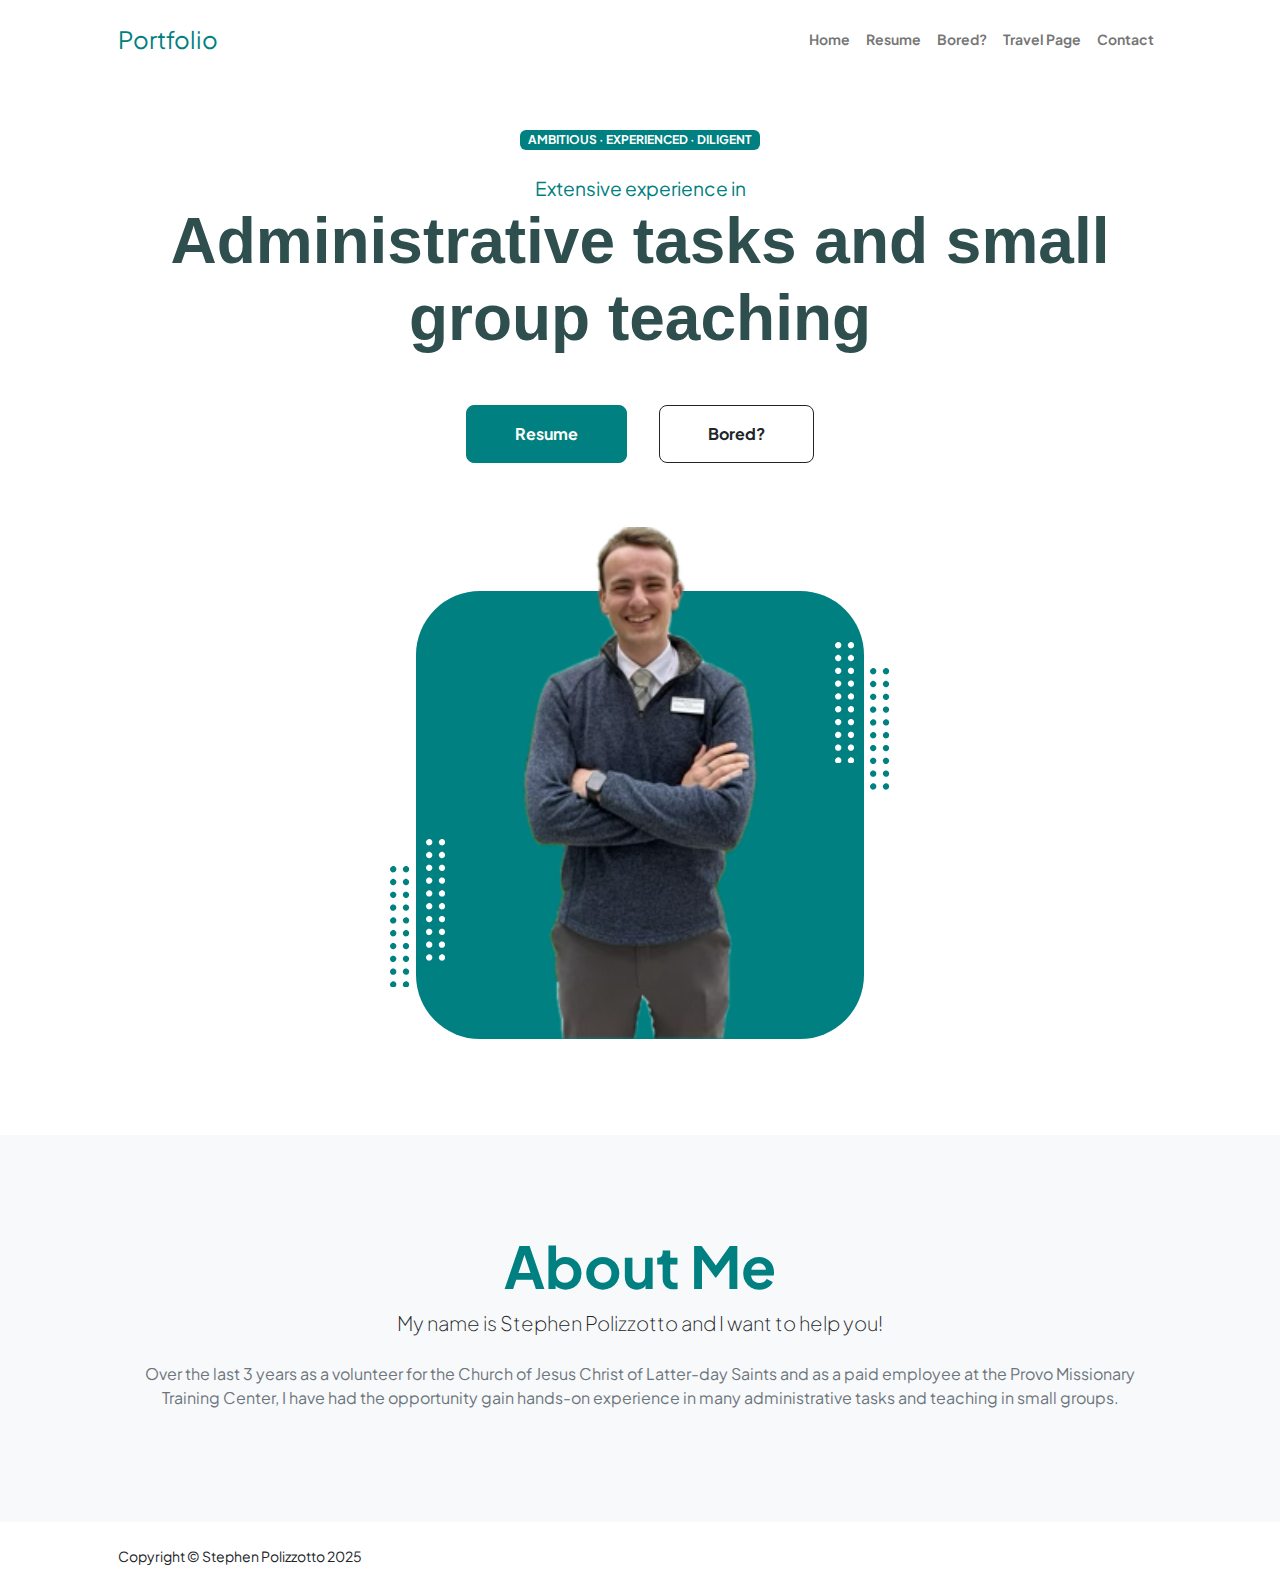
<file: index.html>
<!DOCTYPE html>
<html lang="en">

<head>
    <meta charset="utf-8" />
    <meta name="viewport" content="width=device-width, initial-scale=1, shrink-to-fit=no" />
    <meta name="description" content="" />
    <meta name="author" content="" />
    <title>Stephen Polizzotto Professional Website</title>
    <!-- Favicon-->
    <link rel="icon" type="image/x-icon" href="assets/favicon.ico" />
    <!-- Custom Google font-->
    <link rel="preconnect" href="https://fonts.googleapis.com" />
    <link rel="preconnect" href="https://fonts.gstatic.com" crossorigin />
    <link href="https://fonts.googleapis.com/css2?family=Plus+Jakarta+Sans:wght@100;200;300;400;500;600;700;800;900&amp;display=swap" rel="stylesheet" />
    <!-- Bootstrap icons-->
    <link href="https://cdn.jsdelivr.net/npm/bootstrap-icons@1.8.1/font/bootstrap-icons.css" rel="stylesheet" />
    <!-- Core theme CSS (includes Bootstrap)-->
    <link href="css/styles.css" rel="stylesheet" />
    <link href="css/mystyles.css" rel="stylesheet" />
</head>

<body class="d-flex flex-column h-100">
    <main class="flex-shrink-0">
        <!-- Navigation-->
        <nav class="navbar navbar-expand-lg navbar-light bg-white py-3">
            <div class="container px-5">
                <a class="navbar-brand" href="index.html"><span class="teal-header">Portfolio</span></a>
                <button class="navbar-toggler" type="button" data-bs-toggle="collapse" data-bs-target="#navbarSupportedContent" aria-controls="navbarSupportedContent" aria-expanded="false" aria-label="Toggle navigation"><span class="navbar-toggler-icon"></span></button>
                <div class="collapse navbar-collapse" id="navbarSupportedContent">
                    <ul class="navbar-nav ms-auto mb-2 mb-lg-0 small fw-bolder">
                        <li class="nav-item"><a class="nav-link" href="index.html">Home</a></li>
                        <li class="nav-item"><a class="nav-link" href="resume.html">Resume</a></li>
                        <li class="nav-item"><a class="nav-link" href="projects.html">Bored?</a></li>
                        <li class="nav-item"><a class="nav-link" href="scratch.html">Travel Page</a></li>
                        <li class="nav-item"><a class="nav-link" href="contact.html">Contact</a></li>
                    </ul>
                </div>
            </div>
        </nav>
        <!-- Header-->
        <header class="py-5">
            <div class="container px-5 pb-5">
                <div class="row gx-5 align-items-center">
                    <div class="col-xxl-5">
                        <!-- Header text content-->
                        <div class="text-center text-xxl-start">
                            <div class="badge backgroundteal text-white mb-4">
                                <div class="text-uppercase">Ambitious &middot; Experienced &middot; Diligent</div>
                            </div>
                            <div class="teal-header">Extensive experience in</div>
                            <h1 class=" display-3 fw-bolder mb-5"><span class="d-inline">Administrative tasks and small group teaching</span></h1>
                            <div class="d-grid gap-3 d-sm-flex justify-content-sm-center justify-content-xxl-start mb-3">
                                <a class="btn btn-primary btn-lg px-5 py-3 me-sm-3 fs-6 fw-bolder backgroundteal" style="border-color: teal;" href="resume.html">Resume</a>
                                <a class="btn btn-outline-dark btn-lg px-5 py-3 fs-6 fw-bolder" href="projects.html">Bored?</a>
                            </div>
                        </div>
                    </div>
                    <div class="col-xxl-7">
                        <!-- Header profile picture-->
                        <div class="d-flex justify-content-center mt-5 mt-xxl-0">
                            <div class="profile backgroundteal">
                                <!-- TIP: For best results, use a photo with a transparent background like the demo example below-->
                                <!-- Watch a tutorial on how to do this on YouTube (link)-->
                                <img class="profile-img" src="assets/StephenProfile.png" alt="..." />
                                <div class="dots-1">
                                    <!-- SVG Dots-->
                                    <svg version="1.1" xmlns="http://www.w3.org/2000/svg" xmlns:xlink="http://www.w3.org/1999/xlink" x="0px" y="0px" viewBox="0 0 191.6 1215.4" style="enable-background: new 0 0 191.6 1215.4" xml:space="preserve">
                                            <g transform="translate(0.000000,1280.000000) scale(0.100000,-0.100000)">
                                                <path d="M227.7,12788.6c-105-35-200-141-222-248c-43-206,163-412,369-369c155,32,275,190,260,339c-11,105-90,213-190,262        C383.7,12801.6,289.7,12808.6,227.7,12788.6z"></path>
                                                <path d="M1507.7,12788.6c-151-50-253-216-222-362c25-119,136-230,254-255c194-41,395,142,375,339c-11,105-90,213-190,262        C1663.7,12801.6,1569.7,12808.6,1507.7,12788.6z"></path>
                                                <path d="M227.7,11508.6c-105-35-200-141-222-248c-43-206,163-412,369-369c155,32,275,190,260,339c-11,105-90,213-190,262        C383.7,11521.6,289.7,11528.6,227.7,11508.6z"></path>
                                                <path d="M1507.7,11508.6c-151-50-253-216-222-362c25-119,136-230,254-255c194-41,395,142,375,339c-11,105-90,213-190,262        C1663.7,11521.6,1569.7,11528.6,1507.7,11508.6z"></path>
                                                <path d="M227.7,10228.6c-105-35-200-141-222-248c-43-206,163-412,369-369c155,32,275,190,260,339c-11,105-90,213-190,262        C383.7,10241.6,289.7,10248.6,227.7,10228.6z"></path>
                                                <path d="M1507.7,10228.6c-105-35-200-141-222-248c-43-206,163-412,369-369c155,32,275,190,260,339c-11,105-90,213-190,262        C1663.7,10241.6,1569.7,10248.6,1507.7,10228.6z"></path>
                                                <path d="M227.7,8948.6c-105-35-200-141-222-248c-43-206,163-412,369-369c155,32,275,190,260,339c-11,105-90,213-190,262        C383.7,8961.6,289.7,8968.6,227.7,8948.6z"></path>
                                                <path d="M1507.7,8948.6c-105-35-200-141-222-248c-43-206,163-412,369-369c155,32,275,190,260,339c-11,105-90,213-190,262        C1663.7,8961.6,1569.7,8968.6,1507.7,8948.6z"></path>
                                                <path d="M227.7,7668.6c-105-35-200-141-222-248c-43-206,163-412,369-369c155,32,275,190,260,339c-11,105-90,213-190,262        C383.7,7681.6,289.7,7688.6,227.7,7668.6z"></path>
                                                <path d="M1507.7,7668.6c-105-35-200-141-222-248c-43-206,163-412,369-369c155,32,275,190,260,339c-11,105-90,213-190,262        C1663.7,7681.6,1569.7,7688.6,1507.7,7668.6z"></path>
                                                <path d="M227.7,6388.6c-105-35-200-141-222-248c-43-206,163-412,369-369c155,32,275,190,260,339c-11,105-90,213-190,262        C383.7,6401.6,289.7,6408.6,227.7,6388.6z"></path>
                                                <path d="M1507.7,6388.6c-105-35-200-141-222-248c-43-206,163-412,369-369c155,32,275,190,260,339c-11,105-90,213-190,262        C1663.7,6401.6,1569.7,6408.6,1507.7,6388.6z"></path>
                                                <path d="M227.7,5108.6c-105-35-200-141-222-248c-43-206,163-412,369-369c155,32,275,190,260,339c-11,105-90,213-190,262        C383.7,5121.6,289.7,5128.6,227.7,5108.6z"></path>
                                                <path d="M1507.7,5108.6c-105-35-200-141-222-248c-43-206,163-412,369-369c155,32,275,190,260,339c-11,105-90,213-190,262        C1663.7,5121.6,1569.7,5128.6,1507.7,5108.6z"></path>
                                                <path d="M227.7,3828.6c-105-35-200-141-222-248c-43-206,163-412,369-369c155,32,275,190,260,339c-11,105-90,213-190,262        C383.7,3841.6,289.7,3848.6,227.7,3828.6z"></path>
                                                <path d="M1507.7,3828.6c-105-35-200-141-222-248c-43-206,163-412,369-369c155,32,275,190,260,339c-11,105-90,213-190,262        C1663.7,3841.6,1569.7,3848.6,1507.7,3828.6z"></path>
                                                <path d="M227.7,2548.6c-105-35-200-141-222-248c-43-206,163-412,369-369c155,32,275,190,260,339c-11,105-90,213-190,262        C383.7,2561.6,289.7,2568.6,227.7,2548.6z"></path>
                                                <path d="M1507.7,2548.6c-105-35-200-141-222-248c-43-206,163-412,369-369c155,32,275,190,260,339c-11,105-90,213-190,262        C1663.7,2561.6,1569.7,2568.6,1507.7,2548.6z"></path>
                                                <path d="M227.7,1268.6c-105-35-200-141-222-248c-43-206,163-412,369-369c155,32,275,190,260,339c-11,105-90,213-190,262        C383.7,1281.6,289.7,1288.6,227.7,1268.6z"></path>
                                                <path d="M1507.7,1268.6c-105-35-200-141-222-248c-43-206,163-412,369-369c155,32,275,190,260,339c-11,105-90,213-190,262        C1663.7,1281.6,1569.7,1288.6,1507.7,1268.6z"></path>
                                            </g>
                                        </svg>
                                    <!-- END of SVG dots-->
                                </div>
                                <div class="dots-2">
                                    <!-- SVG Dots-->
                                    <svg version="1.1" xmlns="http://www.w3.org/2000/svg" xmlns:xlink="http://www.w3.org/1999/xlink" x="0px" y="0px" viewBox="0 0 191.6 1215.4" style="enable-background: new 0 0 191.6 1215.4" xml:space="preserve">
                                            <g transform="translate(0.000000,1280.000000) scale(0.100000,-0.100000)">
                                                <path d="M227.7,12788.6c-105-35-200-141-222-248c-43-206,163-412,369-369c155,32,275,190,260,339c-11,105-90,213-190,262        C383.7,12801.6,289.7,12808.6,227.7,12788.6z"></path>
                                                <path d="M1507.7,12788.6c-151-50-253-216-222-362c25-119,136-230,254-255c194-41,395,142,375,339c-11,105-90,213-190,262        C1663.7,12801.6,1569.7,12808.6,1507.7,12788.6z"></path>
                                                <path d="M227.7,11508.6c-105-35-200-141-222-248c-43-206,163-412,369-369c155,32,275,190,260,339c-11,105-90,213-190,262        C383.7,11521.6,289.7,11528.6,227.7,11508.6z"></path>
                                                <path d="M1507.7,11508.6c-151-50-253-216-222-362c25-119,136-230,254-255c194-41,395,142,375,339c-11,105-90,213-190,262        C1663.7,11521.6,1569.7,11528.6,1507.7,11508.6z"></path>
                                                <path d="M227.7,10228.6c-105-35-200-141-222-248c-43-206,163-412,369-369c155,32,275,190,260,339c-11,105-90,213-190,262        C383.7,10241.6,289.7,10248.6,227.7,10228.6z"></path>
                                                <path d="M1507.7,10228.6c-105-35-200-141-222-248c-43-206,163-412,369-369c155,32,275,190,260,339c-11,105-90,213-190,262        C1663.7,10241.6,1569.7,10248.6,1507.7,10228.6z"></path>
                                                <path d="M227.7,8948.6c-105-35-200-141-222-248c-43-206,163-412,369-369c155,32,275,190,260,339c-11,105-90,213-190,262        C383.7,8961.6,289.7,8968.6,227.7,8948.6z"></path>
                                                <path d="M1507.7,8948.6c-105-35-200-141-222-248c-43-206,163-412,369-369c155,32,275,190,260,339c-11,105-90,213-190,262        C1663.7,8961.6,1569.7,8968.6,1507.7,8948.6z"></path>
                                                <path d="M227.7,7668.6c-105-35-200-141-222-248c-43-206,163-412,369-369c155,32,275,190,260,339c-11,105-90,213-190,262        C383.7,7681.6,289.7,7688.6,227.7,7668.6z"></path>
                                                <path d="M1507.7,7668.6c-105-35-200-141-222-248c-43-206,163-412,369-369c155,32,275,190,260,339c-11,105-90,213-190,262        C1663.7,7681.6,1569.7,7688.6,1507.7,7668.6z"></path>
                                                <path d="M227.7,6388.6c-105-35-200-141-222-248c-43-206,163-412,369-369c155,32,275,190,260,339c-11,105-90,213-190,262        C383.7,6401.6,289.7,6408.6,227.7,6388.6z"></path>
                                                <path d="M1507.7,6388.6c-105-35-200-141-222-248c-43-206,163-412,369-369c155,32,275,190,260,339c-11,105-90,213-190,262        C1663.7,6401.6,1569.7,6408.6,1507.7,6388.6z"></path>
                                                <path d="M227.7,5108.6c-105-35-200-141-222-248c-43-206,163-412,369-369c155,32,275,190,260,339c-11,105-90,213-190,262        C383.7,5121.6,289.7,5128.6,227.7,5108.6z"></path>
                                                <path d="M1507.7,5108.6c-105-35-200-141-222-248c-43-206,163-412,369-369c155,32,275,190,260,339c-11,105-90,213-190,262        C1663.7,5121.6,1569.7,5128.6,1507.7,5108.6z"></path>
                                                <path d="M227.7,3828.6c-105-35-200-141-222-248c-43-206,163-412,369-369c155,32,275,190,260,339c-11,105-90,213-190,262        C383.7,3841.6,289.7,3848.6,227.7,3828.6z"></path>
                                                <path d="M1507.7,3828.6c-105-35-200-141-222-248c-43-206,163-412,369-369c155,32,275,190,260,339c-11,105-90,213-190,262        C1663.7,3841.6,1569.7,3848.6,1507.7,3828.6z"></path>
                                                <path d="M227.7,2548.6c-105-35-200-141-222-248c-43-206,163-412,369-369c155,32,275,190,260,339c-11,105-90,213-190,262        C383.7,2561.6,289.7,2568.6,227.7,2548.6z"></path>
                                                <path d="M1507.7,2548.6c-105-35-200-141-222-248c-43-206,163-412,369-369c155,32,275,190,260,339c-11,105-90,213-190,262        C1663.7,2561.6,1569.7,2568.6,1507.7,2548.6z"></path>
                                                <path d="M227.7,1268.6c-105-35-200-141-222-248c-43-206,163-412,369-369c155,32,275,190,260,339c-11,105-90,213-190,262        C383.7,1281.6,289.7,1288.6,227.7,1268.6z"></path>
                                                <path d="M1507.7,1268.6c-105-35-200-141-222-248c-43-206,163-412,369-369c155,32,275,190,260,339c-11,105-90,213-190,262        C1663.7,1281.6,1569.7,1288.6,1507.7,1268.6z"></path>
                                            </g>
                                        </svg>
                                    <!-- END of SVG dots-->
                                </div>
                                <div class="dots-3">
                                    <!-- SVG Dots-->
                                    <svg version="1.1" xmlns="http://www.w3.org/2000/svg" xmlns:xlink="http://www.w3.org/1999/xlink" x="0px" y="0px" viewBox="0 0 191.6 1215.4" style="enable-background: new 0 0 191.6 1215.4" xml:space="preserve">
                                            <g transform="translate(0.000000,1280.000000) scale(0.100000,-0.100000)">
                                                <path d="M227.7,12788.6c-105-35-200-141-222-248c-43-206,163-412,369-369c155,32,275,190,260,339c-11,105-90,213-190,262        C383.7,12801.6,289.7,12808.6,227.7,12788.6z"></path>
                                                <path d="M1507.7,12788.6c-151-50-253-216-222-362c25-119,136-230,254-255c194-41,395,142,375,339c-11,105-90,213-190,262        C1663.7,12801.6,1569.7,12808.6,1507.7,12788.6z"></path>
                                                <path d="M227.7,11508.6c-105-35-200-141-222-248c-43-206,163-412,369-369c155,32,275,190,260,339c-11,105-90,213-190,262        C383.7,11521.6,289.7,11528.6,227.7,11508.6z"></path>
                                                <path d="M1507.7,11508.6c-151-50-253-216-222-362c25-119,136-230,254-255c194-41,395,142,375,339c-11,105-90,213-190,262        C1663.7,11521.6,1569.7,11528.6,1507.7,11508.6z"></path>
                                                <path d="M227.7,10228.6c-105-35-200-141-222-248c-43-206,163-412,369-369c155,32,275,190,260,339c-11,105-90,213-190,262        C383.7,10241.6,289.7,10248.6,227.7,10228.6z"></path>
                                                <path d="M1507.7,10228.6c-105-35-200-141-222-248c-43-206,163-412,369-369c155,32,275,190,260,339c-11,105-90,213-190,262        C1663.7,10241.6,1569.7,10248.6,1507.7,10228.6z"></path>
                                                <path d="M227.7,8948.6c-105-35-200-141-222-248c-43-206,163-412,369-369c155,32,275,190,260,339c-11,105-90,213-190,262        C383.7,8961.6,289.7,8968.6,227.7,8948.6z"></path>
                                                <path d="M1507.7,8948.6c-105-35-200-141-222-248c-43-206,163-412,369-369c155,32,275,190,260,339c-11,105-90,213-190,262        C1663.7,8961.6,1569.7,8968.6,1507.7,8948.6z"></path>
                                                <path d="M227.7,7668.6c-105-35-200-141-222-248c-43-206,163-412,369-369c155,32,275,190,260,339c-11,105-90,213-190,262        C383.7,7681.6,289.7,7688.6,227.7,7668.6z"></path>
                                                <path d="M1507.7,7668.6c-105-35-200-141-222-248c-43-206,163-412,369-369c155,32,275,190,260,339c-11,105-90,213-190,262        C1663.7,7681.6,1569.7,7688.6,1507.7,7668.6z"></path>
                                                <path d="M227.7,6388.6c-105-35-200-141-222-248c-43-206,163-412,369-369c155,32,275,190,260,339c-11,105-90,213-190,262        C383.7,6401.6,289.7,6408.6,227.7,6388.6z"></path>
                                                <path d="M1507.7,6388.6c-105-35-200-141-222-248c-43-206,163-412,369-369c155,32,275,190,260,339c-11,105-90,213-190,262        C1663.7,6401.6,1569.7,6408.6,1507.7,6388.6z"></path>
                                                <path d="M227.7,5108.6c-105-35-200-141-222-248c-43-206,163-412,369-369c155,32,275,190,260,339c-11,105-90,213-190,262        C383.7,5121.6,289.7,5128.6,227.7,5108.6z"></path>
                                                <path d="M1507.7,5108.6c-105-35-200-141-222-248c-43-206,163-412,369-369c155,32,275,190,260,339c-11,105-90,213-190,262        C1663.7,5121.6,1569.7,5128.6,1507.7,5108.6z"></path>
                                                <path d="M227.7,3828.6c-105-35-200-141-222-248c-43-206,163-412,369-369c155,32,275,190,260,339c-11,105-90,213-190,262        C383.7,3841.6,289.7,3848.6,227.7,3828.6z"></path>
                                                <path d="M1507.7,3828.6c-105-35-200-141-222-248c-43-206,163-412,369-369c155,32,275,190,260,339c-11,105-90,213-190,262        C1663.7,3841.6,1569.7,3848.6,1507.7,3828.6z"></path>
                                                <path d="M227.7,2548.6c-105-35-200-141-222-248c-43-206,163-412,369-369c155,32,275,190,260,339c-11,105-90,213-190,262        C383.7,2561.6,289.7,2568.6,227.7,2548.6z"></path>
                                                <path d="M1507.7,2548.6c-105-35-200-141-222-248c-43-206,163-412,369-369c155,32,275,190,260,339c-11,105-90,213-190,262        C1663.7,2561.6,1569.7,2568.6,1507.7,2548.6z"></path>
                                                <path d="M227.7,1268.6c-105-35-200-141-222-248c-43-206,163-412,369-369c155,32,275,190,260,339c-11,105-90,213-190,262        C383.7,1281.6,289.7,1288.6,227.7,1268.6z"></path>
                                                <path d="M1507.7,1268.6c-105-35-200-141-222-248c-43-206,163-412,369-369c155,32,275,190,260,339c-11,105-90,213-190,262        C1663.7,1281.6,1569.7,1288.6,1507.7,1268.6z"></path>
                                            </g>
                                        </svg>
                                    <!-- END of SVG dots-->
                                </div>
                                <div class="dots-4">
                                    <!-- SVG Dots-->
                                    <svg version="1.1" xmlns="http://www.w3.org/2000/svg" xmlns:xlink="http://www.w3.org/1999/xlink" x="0px" y="0px" viewBox="0 0 191.6 1215.4" style="enable-background: new 0 0 191.6 1215.4" xml:space="preserve">
                                            <g transform="translate(0.000000,1280.000000) scale(0.100000,-0.100000)">
                                                <path d="M227.7,12788.6c-105-35-200-141-222-248c-43-206,163-412,369-369c155,32,275,190,260,339c-11,105-90,213-190,262        C383.7,12801.6,289.7,12808.6,227.7,12788.6z"></path>
                                                <path d="M1507.7,12788.6c-151-50-253-216-222-362c25-119,136-230,254-255c194-41,395,142,375,339c-11,105-90,213-190,262        C1663.7,12801.6,1569.7,12808.6,1507.7,12788.6z"></path>
                                                <path d="M227.7,11508.6c-105-35-200-141-222-248c-43-206,163-412,369-369c155,32,275,190,260,339c-11,105-90,213-190,262        C383.7,11521.6,289.7,11528.6,227.7,11508.6z"></path>
                                                <path d="M1507.7,11508.6c-151-50-253-216-222-362c25-119,136-230,254-255c194-41,395,142,375,339c-11,105-90,213-190,262        C1663.7,11521.6,1569.7,11528.6,1507.7,11508.6z"></path>
                                                <path d="M227.7,10228.6c-105-35-200-141-222-248c-43-206,163-412,369-369c155,32,275,190,260,339c-11,105-90,213-190,262        C383.7,10241.6,289.7,10248.6,227.7,10228.6z"></path>
                                                <path d="M1507.7,10228.6c-105-35-200-141-222-248c-43-206,163-412,369-369c155,32,275,190,260,339c-11,105-90,213-190,262        C1663.7,10241.6,1569.7,10248.6,1507.7,10228.6z"></path>
                                                <path d="M227.7,8948.6c-105-35-200-141-222-248c-43-206,163-412,369-369c155,32,275,190,260,339c-11,105-90,213-190,262        C383.7,8961.6,289.7,8968.6,227.7,8948.6z"></path>
                                                <path d="M1507.7,8948.6c-105-35-200-141-222-248c-43-206,163-412,369-369c155,32,275,190,260,339c-11,105-90,213-190,262        C1663.7,8961.6,1569.7,8968.6,1507.7,8948.6z"></path>
                                                <path d="M227.7,7668.6c-105-35-200-141-222-248c-43-206,163-412,369-369c155,32,275,190,260,339c-11,105-90,213-190,262        C383.7,7681.6,289.7,7688.6,227.7,7668.6z"></path>
                                                <path d="M1507.7,7668.6c-105-35-200-141-222-248c-43-206,163-412,369-369c155,32,275,190,260,339c-11,105-90,213-190,262        C1663.7,7681.6,1569.7,7688.6,1507.7,7668.6z"></path>
                                                <path d="M227.7,6388.6c-105-35-200-141-222-248c-43-206,163-412,369-369c155,32,275,190,260,339c-11,105-90,213-190,262        C383.7,6401.6,289.7,6408.6,227.7,6388.6z"></path>
                                                <path d="M1507.7,6388.6c-105-35-200-141-222-248c-43-206,163-412,369-369c155,32,275,190,260,339c-11,105-90,213-190,262        C1663.7,6401.6,1569.7,6408.6,1507.7,6388.6z"></path>
                                                <path d="M227.7,5108.6c-105-35-200-141-222-248c-43-206,163-412,369-369c155,32,275,190,260,339c-11,105-90,213-190,262        C383.7,5121.6,289.7,5128.6,227.7,5108.6z"></path>
                                                <path d="M1507.7,5108.6c-105-35-200-141-222-248c-43-206,163-412,369-369c155,32,275,190,260,339c-11,105-90,213-190,262        C1663.7,5121.6,1569.7,5128.6,1507.7,5108.6z"></path>
                                                <path d="M227.7,3828.6c-105-35-200-141-222-248c-43-206,163-412,369-369c155,32,275,190,260,339c-11,105-90,213-190,262        C383.7,3841.6,289.7,3848.6,227.7,3828.6z"></path>
                                                <path d="M1507.7,3828.6c-105-35-200-141-222-248c-43-206,163-412,369-369c155,32,275,190,260,339c-11,105-90,213-190,262        C1663.7,3841.6,1569.7,3848.6,1507.7,3828.6z"></path>
                                                <path d="M227.7,2548.6c-105-35-200-141-222-248c-43-206,163-412,369-369c155,32,275,190,260,339c-11,105-90,213-190,262        C383.7,2561.6,289.7,2568.6,227.7,2548.6z"></path>
                                                <path d="M1507.7,2548.6c-105-35-200-141-222-248c-43-206,163-412,369-369c155,32,275,190,260,339c-11,105-90,213-190,262        C1663.7,2561.6,1569.7,2568.6,1507.7,2548.6z"></path>
                                                <path d="M227.7,1268.6c-105-35-200-141-222-248c-43-206,163-412,369-369c155,32,275,190,260,339c-11,105-90,213-190,262        C383.7,1281.6,289.7,1288.6,227.7,1268.6z"></path>
                                                <path d="M1507.7,1268.6c-105-35-200-141-222-248c-43-206,163-412,369-369c155,32,275,190,260,339c-11,105-90,213-190,262        C1663.7,1281.6,1569.7,1288.6,1507.7,1268.6z"></path>
                                            </g>
                                        </svg>
                                    <!-- END of SVG dots-->
                                </div>
                            </div>
                        </div>
                    </div>
                </div>
            </div>
        </header>
        <!-- About Section-->
        <section class="bg-light py-5">
            <div class="container px-5">
                <div class="row gx-5 justify-content-center">
                    <div class="col-xxl-8">
                        <div class="text-center my-5">
                            <h2 class="display-5 fw-bolder"><span class="teal-header d-inline">About Me</span></h2>
                            <p class="lead fw-light mb-4">My name is Stephen Polizzotto and I want to help you!</p>
                            <p class="text-muted">Over the last 3 years as a volunteer for the Church of Jesus Christ of Latter-day Saints and as a paid employee at the Provo Missionary Training Center, I have had the opportunity gain hands-on experience in many administrative
                                tasks and teaching in small groups.</p>
                            <div class="d-flex justify-content-center fs-2 gap-4">

                            </div>
                        </div>
                    </div>
                </div>
            </div>
        </section>
    </main>
    <!-- Footer-->
    <footer class="bg-white py-4 mt-auto">
        <div class="container px-5">
            <div class="row align-items-center justify-content-between flex-column flex-sm-row">
                <div class="col-auto">
                    <div class="small m-0">Copyright &copy; Stephen Polizzotto 2025</div>
                </div>

            </div>
        </div>
    </footer>
    <!-- Bootstrap core JS-->
    <script src="https://cdn.jsdelivr.net/npm/bootstrap@5.2.3/dist/js/bootstrap.bundle.min.js"></script>
    <!-- Core theme JS-->
    <script src="js/scripts.js"></script>
</body>

</html>
</file>
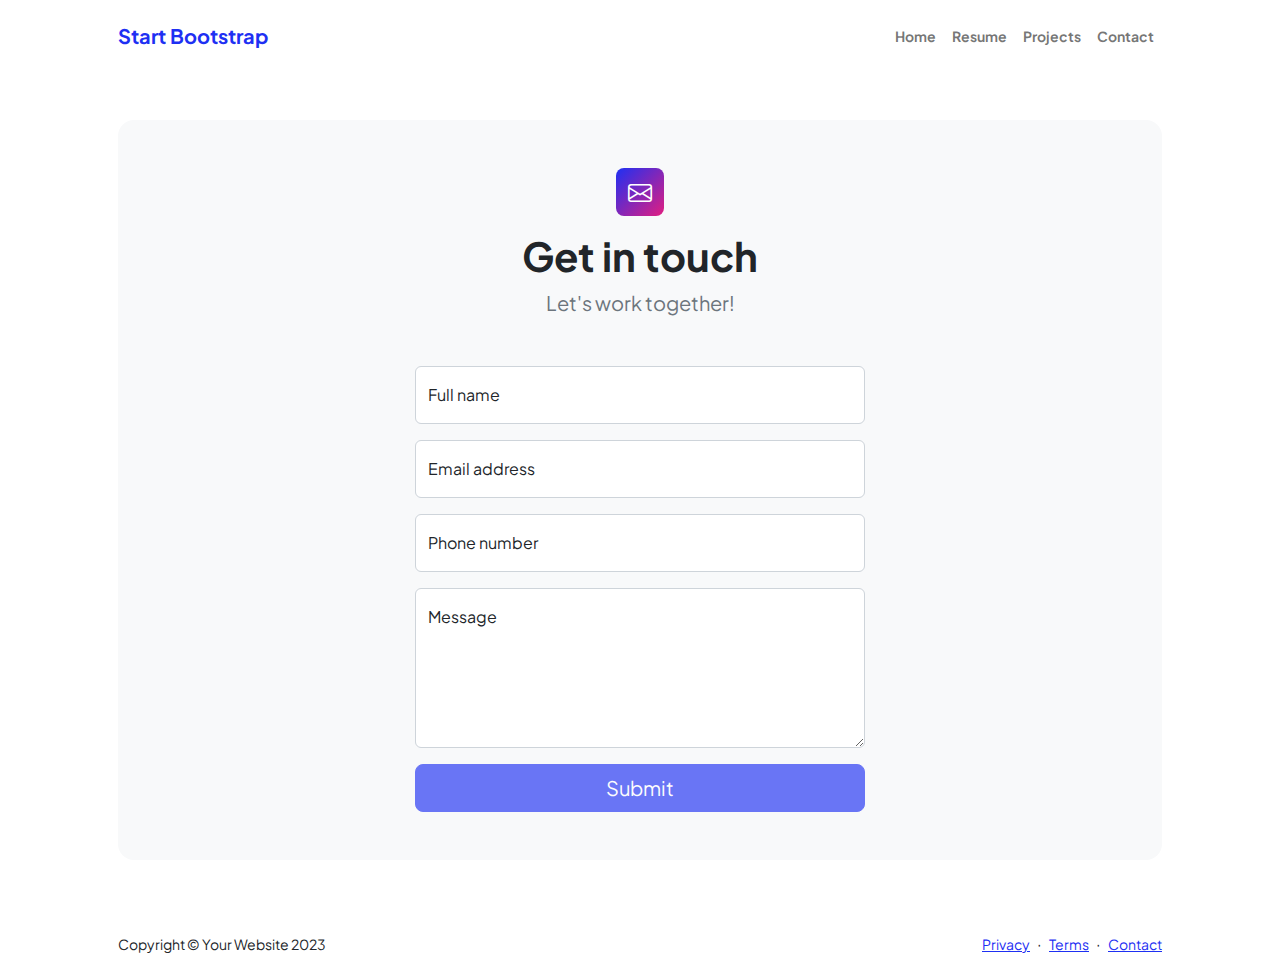
<file: contact.html>
<!DOCTYPE html>
<html lang="en">
    <head>
        <meta charset="utf-8" />
        <meta name="viewport" content="width=device-width, initial-scale=1, shrink-to-fit=no" />
        <meta name="description" content />
        <meta name="author" content />
        <title>Modern Business - Start Bootstrap Template</title>
        <!-- Favicon-->
        <link rel="icon" type="image/x-icon" href="assets/favicon.ico" />
        <!-- Custom Google font-->
        <link rel="preconnect" href="https://fonts.googleapis.com" />
        <link rel="preconnect" href="https://fonts.gstatic.com" crossorigin />
        <link href="https://fonts.googleapis.com/css2?family=Plus+Jakarta+Sans:wght@100;200;300;400;500;600;700;800;900&amp;display=swap" rel="stylesheet" />
        <!-- Bootstrap icons-->
        <link href="https://cdn.jsdelivr.net/npm/bootstrap-icons@1.8.1/font/bootstrap-icons.css" rel="stylesheet" />
        <!-- Core theme CSS (includes Bootstrap)-->
        <link href="css/styles.css" rel="stylesheet" />
    </head>
    <body class="d-flex flex-column">
        <main class="flex-shrink-0">
            <!-- Navigation-->
            <nav class="navbar navbar-expand-lg navbar-light bg-white py-3">
                <div class="container px-5">
                    <a class="navbar-brand" href="index.html"><span class="fw-bolder text-primary">Start Bootstrap</span></a>
                    <button class="navbar-toggler" type="button" data-bs-toggle="collapse" data-bs-target="#navbarSupportedContent" aria-controls="navbarSupportedContent" aria-expanded="false" aria-label="Toggle navigation"><span class="navbar-toggler-icon"></span></button>
                    <div class="collapse navbar-collapse" id="navbarSupportedContent">
                        <ul class="navbar-nav ms-auto mb-2 mb-lg-0 small fw-bolder">
                            <li class="nav-item"><a class="nav-link" href="index.html">Home</a></li>
                            <li class="nav-item"><a class="nav-link" href="resume.html">Resume</a></li>
                            <li class="nav-item"><a class="nav-link" href="projects.html">Projects</a></li>
                            <li class="nav-item"><a class="nav-link" href="contact.html">Contact</a></li>
                        </ul>
                    </div>
                </div>
            </nav>
            <!-- Page content-->
            <section class="py-5">
                <div class="container px-5">
                    <!-- Contact form-->
                    <div class="bg-light rounded-4 py-5 px-4 px-md-5">
                        <div class="text-center mb-5">
                            <div class="feature bg-primary bg-gradient-primary-to-secondary text-white rounded-3 mb-3"><i class="bi bi-envelope"></i></div>
                            <h1 class="fw-bolder">Get in touch</h1>
                            <p class="lead fw-normal text-muted mb-0">Let's work together!</p>
                        </div>
                        <div class="row gx-5 justify-content-center">
                            <div class="col-lg-8 col-xl-6">
                                <!-- * * * * * * * * * * * * * * *-->
                                <!-- * * SB Forms Contact Form * *-->
                                <!-- * * * * * * * * * * * * * * *-->
                                <!-- This form is pre-integrated with SB Forms.-->
                                <!-- To make this form functional, sign up at-->
                                <!-- https://startbootstrap.com/solution/contact-forms-->
                                <!-- to get an API token!-->
                                <form id="contactForm" data-sb-form-api-token="API_TOKEN">
                                    <!-- Name input-->
                                    <div class="form-floating mb-3">
                                        <input class="form-control" id="name" type="text" placeholder="Enter your name..." data-sb-validations="required" />
                                        <label for="name">Full name</label>
                                        <div class="invalid-feedback" data-sb-feedback="name:required">A name is required.</div>
                                    </div>
                                    <!-- Email address input-->
                                    <div class="form-floating mb-3">
                                        <input class="form-control" id="email" type="email" placeholder="name@example.com" data-sb-validations="required,email" />
                                        <label for="email">Email address</label>
                                        <div class="invalid-feedback" data-sb-feedback="email:required">An email is required.</div>
                                        <div class="invalid-feedback" data-sb-feedback="email:email">Email is not valid.</div>
                                    </div>
                                    <!-- Phone number input-->
                                    <div class="form-floating mb-3">
                                        <input class="form-control" id="phone" type="tel" placeholder="(123) 456-7890" data-sb-validations="required" />
                                        <label for="phone">Phone number</label>
                                        <div class="invalid-feedback" data-sb-feedback="phone:required">A phone number is required.</div>
                                    </div>
                                    <!-- Message input-->
                                    <div class="form-floating mb-3">
                                        <textarea class="form-control" id="message" type="text" placeholder="Enter your message here..." style="height: 10rem" data-sb-validations="required"></textarea>
                                        <label for="message">Message</label>
                                        <div class="invalid-feedback" data-sb-feedback="message:required">A message is required.</div>
                                    </div>
                                    <!-- Submit success message-->
                                    <!---->
                                    <!-- This is what your users will see when the form-->
                                    <!-- has successfully submitted-->
                                    <div class="d-none" id="submitSuccessMessage">
                                        <div class="text-center mb-3">
                                            <div class="fw-bolder">Form submission successful!</div>
                                            To activate this form, sign up at
                                            <br />
                                            <a href="https://startbootstrap.com/solution/contact-forms">https://startbootstrap.com/solution/contact-forms</a>
                                        </div>
                                    </div>
                                    <!-- Submit error message-->
                                    <!---->
                                    <!-- This is what your users will see when there is-->
                                    <!-- an error submitting the form-->
                                    <div class="d-none" id="submitErrorMessage"><div class="text-center text-danger mb-3">Error sending message!</div></div>
                                    <!-- Submit Button-->
                                    <div class="d-grid"><button class="btn btn-primary btn-lg disabled" id="submitButton" type="submit">Submit</button></div>
                                </form>
                            </div>
                        </div>
                    </div>
                </div>
            </section>
        </main>
        <!-- Footer-->
        <footer class="bg-white py-4 mt-auto">
            <div class="container px-5">
                <div class="row align-items-center justify-content-between flex-column flex-sm-row">
                    <div class="col-auto"><div class="small m-0">Copyright &copy; Your Website 2023</div></div>
                    <div class="col-auto">
                        <a class="small" href="#!">Privacy</a>
                        <span class="mx-1">&middot;</span>
                        <a class="small" href="#!">Terms</a>
                        <span class="mx-1">&middot;</span>
                        <a class="small" href="#!">Contact</a>
                    </div>
                </div>
            </div>
        </footer>
        <!-- Bootstrap core JS-->
        <script src="https://cdn.jsdelivr.net/npm/bootstrap@5.2.3/dist/js/bootstrap.bundle.min.js"></script>
        <!-- Core theme JS-->
        <script src="js/scripts.js"></script>
        <!-- * * * * * * * * * * * * * * * * * * * * * * * * * * * * * * * * * * * * * * * *-->
        <!-- * *                               SB Forms JS                               * *-->
        <!-- * * Activate your form at https://startbootstrap.com/solution/contact-forms * *-->
        <!-- * * * * * * * * * * * * * * * * * * * * * * * * * * * * * * * * * * * * * * * *-->
        <script src="https://cdn.startbootstrap.com/sb-forms-latest.js"></script>
    </body>
</html>
</file>
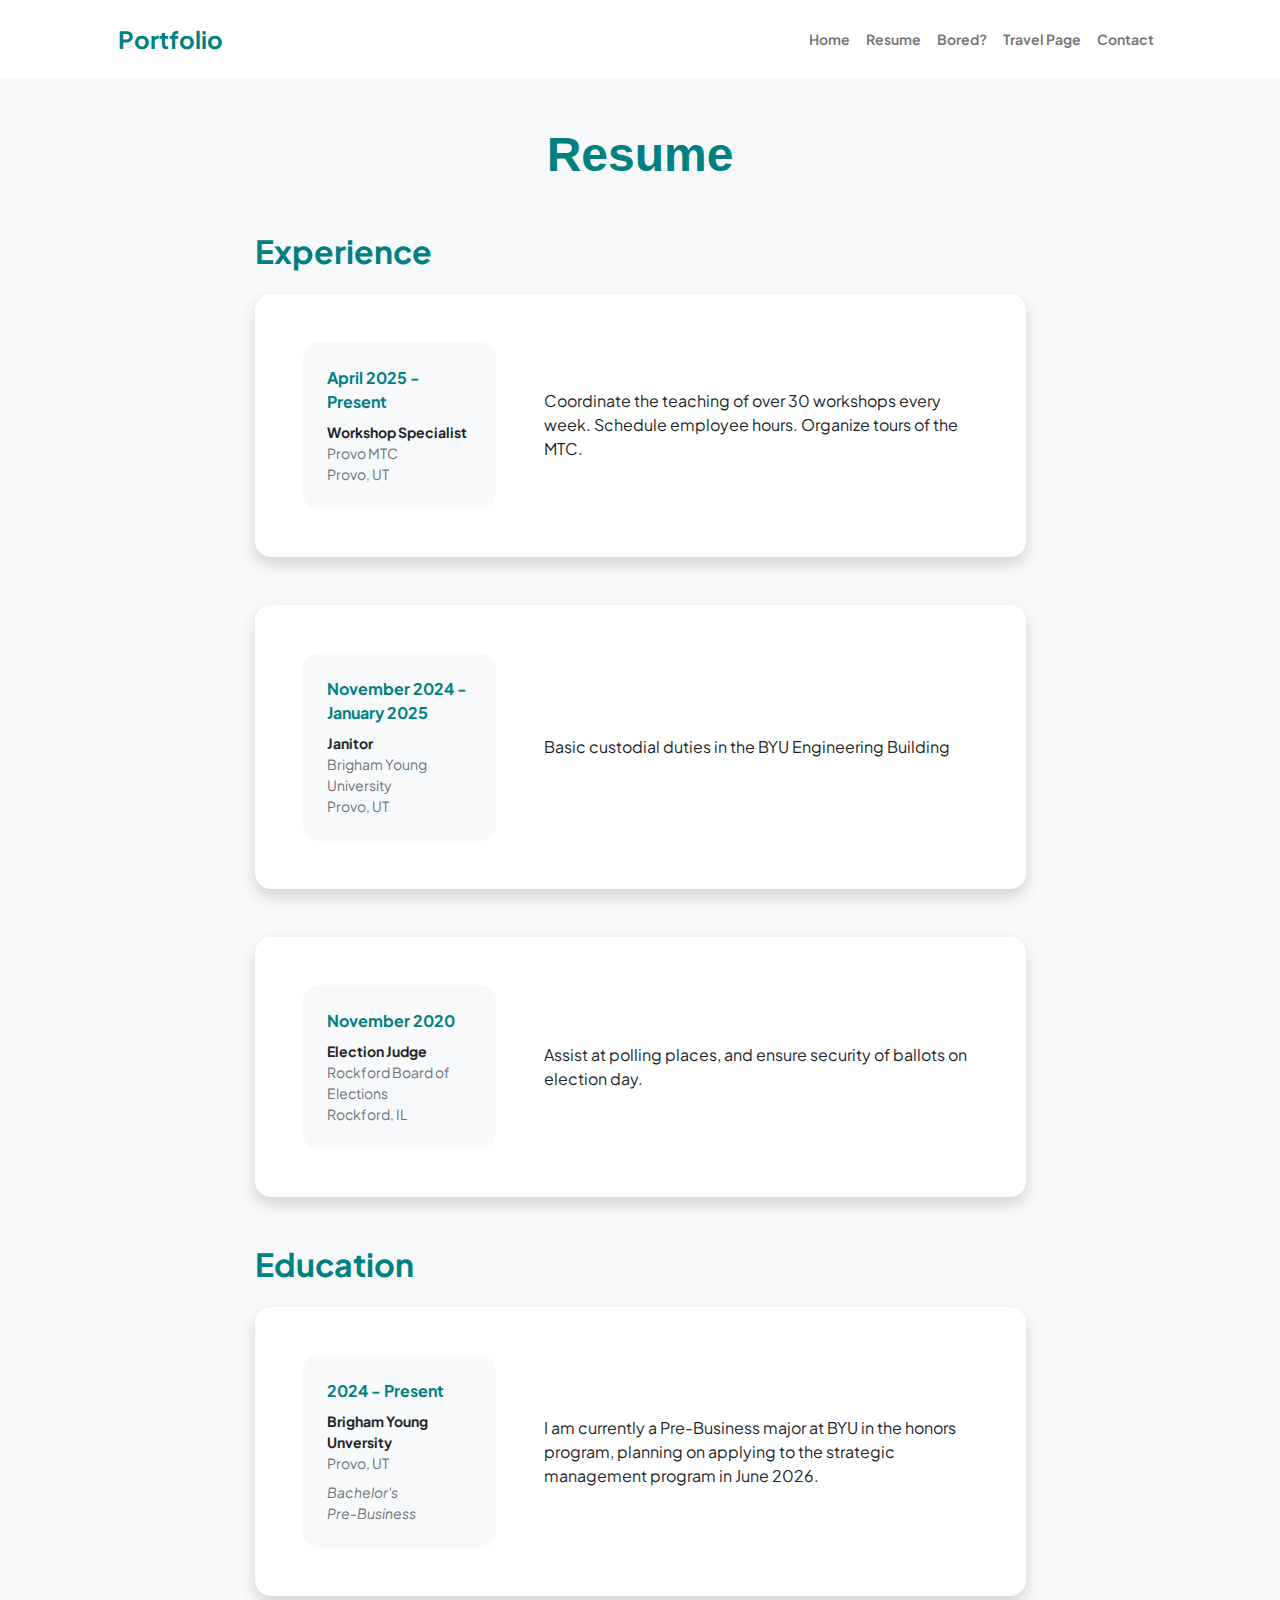
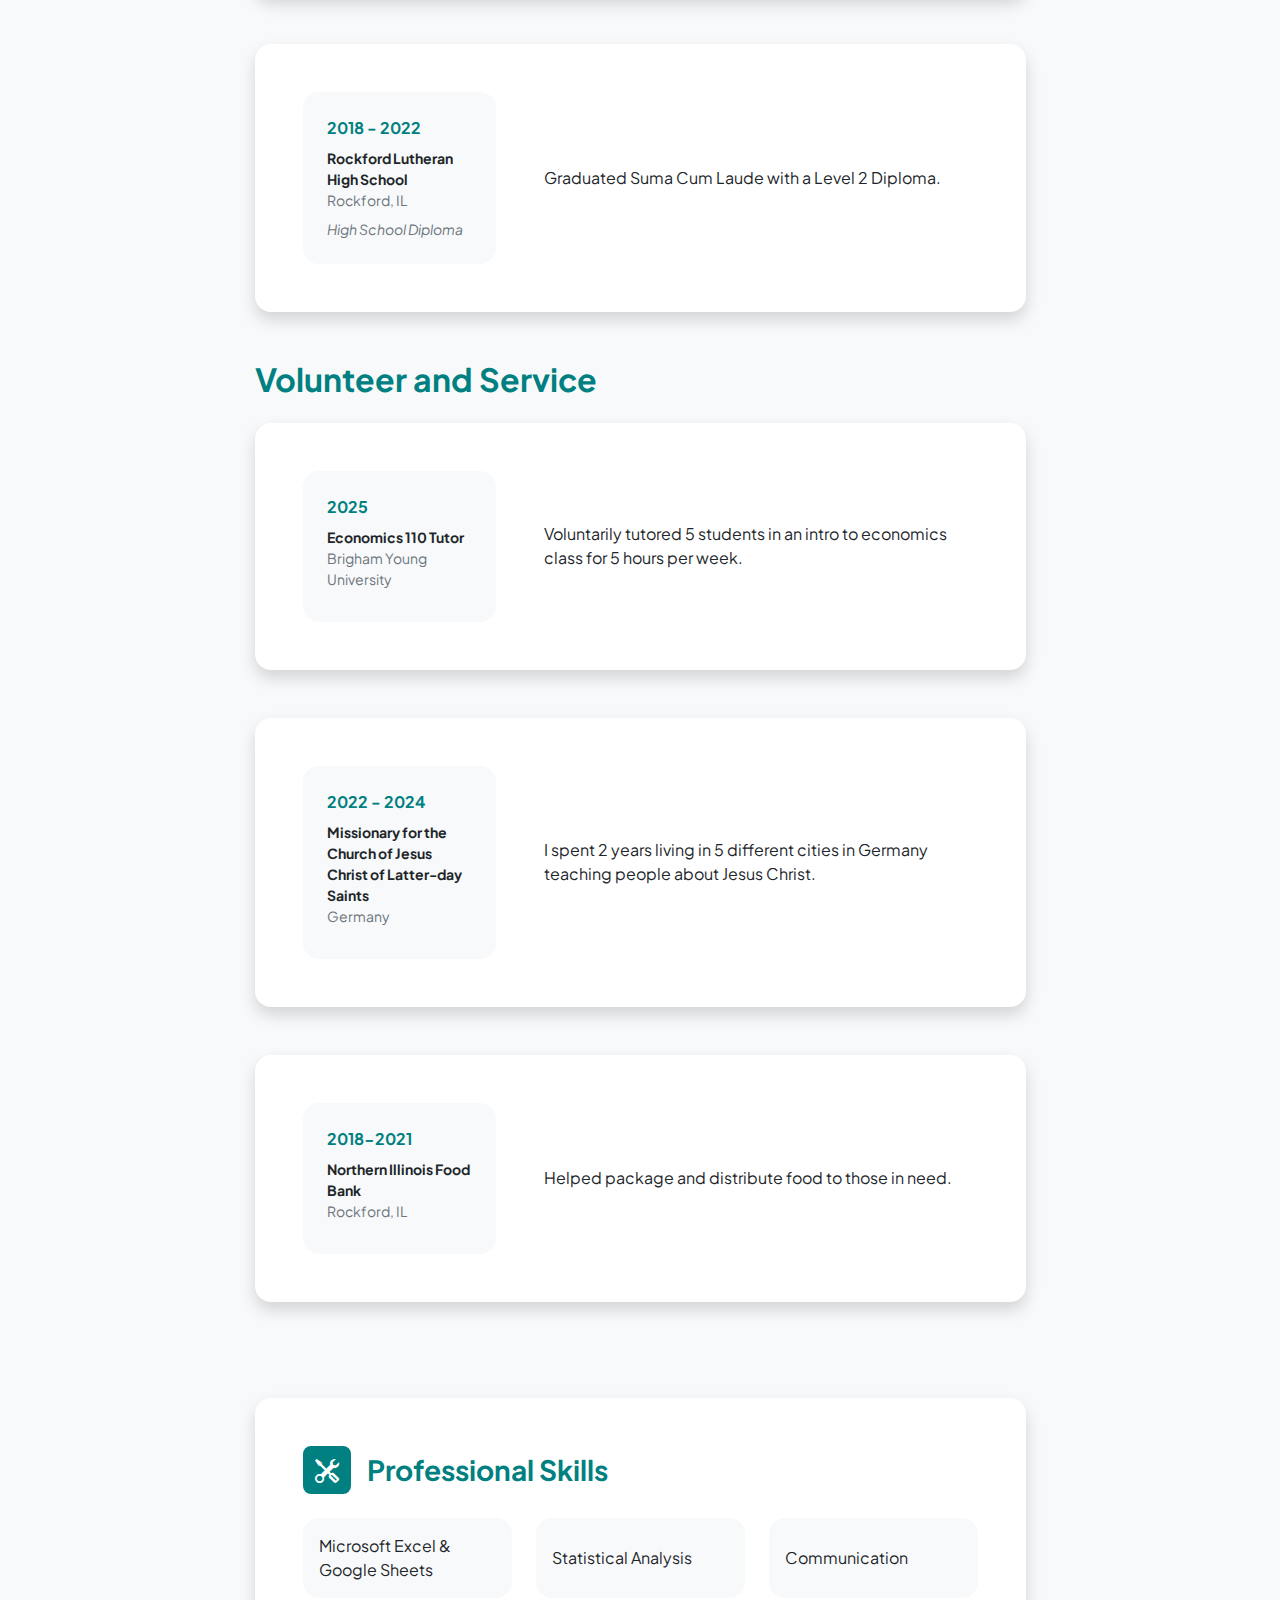
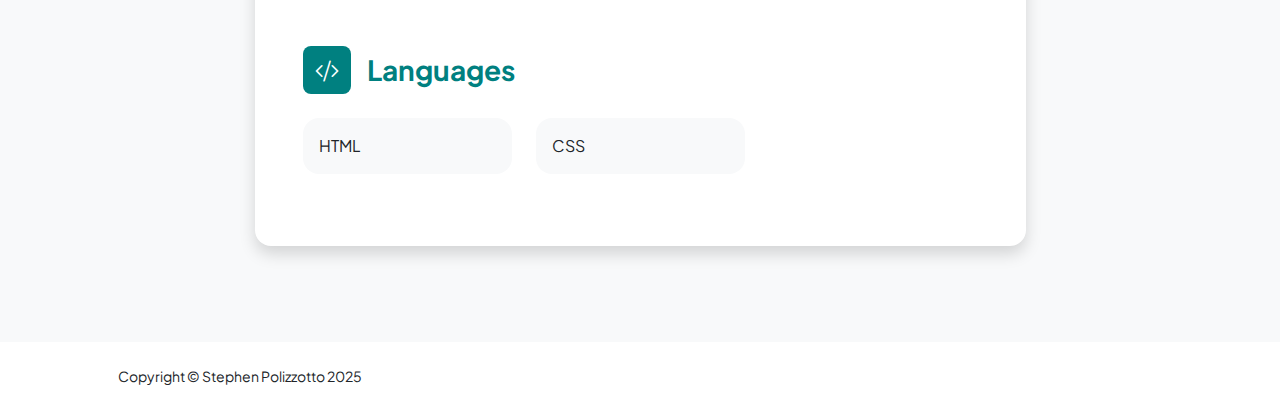
<file: resume.html>
<!DOCTYPE html>
<html lang="en">

<head>
    <meta charset="utf-8" />
    <meta name="viewport" content="width=device-width, initial-scale=1, shrink-to-fit=no" />
    <meta name="description" content="" />
    <meta name="author" content="" />
    <title>Stephen Polizzotto Resume</title>
    <!-- Favicon-->
    <link rel="icon" type="image/x-icon" href="assets/favicon.ico" />
    <!-- Custom Google font-->
    <link rel="preconnect" href="https://fonts.googleapis.com" />
    <link rel="preconnect" href="https://fonts.gstatic.com" crossorigin />
    <link href="https://fonts.googleapis.com/css2?family=Plus+Jakarta+Sans:wght@100;200;300;400;500;600;700;800;900&amp;display=swap" rel="stylesheet" />
    <!-- Bootstrap icons-->
    <link href="https://cdn.jsdelivr.net/npm/bootstrap-icons@1.8.1/font/bootstrap-icons.css" rel="stylesheet" />
    <!-- Core theme CSS (includes Bootstrap)-->
    <link href="css/styles.css" rel="stylesheet" />
    <link href="css/mystyles.css" rel="stylesheet" />
</head>

<body class="d-flex flex-column h-100 bg-light">
    <main class="flex-shrink-0">
        <!-- Navigation-->
        <nav class="navbar navbar-expand-lg navbar-light bg-white py-3">
            <div class="container px-5">
                <a class="navbar-brand" href="index.html"><span class="fw-bolder teal-header">Portfolio</span></a>
                <button class="navbar-toggler" type="button" data-bs-toggle="collapse" data-bs-target="#navbarSupportedContent" aria-controls="navbarSupportedContent" aria-expanded="false" aria-label="Toggle navigation"><span class="navbar-toggler-icon"></span></button>
                <div class="collapse navbar-collapse" id="navbarSupportedContent">
                    <ul class="navbar-nav ms-auto mb-2 mb-lg-0 small fw-bolder">
                        <li class="nav-item"><a class="nav-link" href="index.html">Home</a></li>
                        <li class="nav-item"><a class="nav-link" href="resume.html">Resume</a></li>
                        <li class="nav-item"><a class="nav-link" href="projects.html">Bored?</a></li>
                        <li class="nav-item"><a class="nav-link" href="scratch.html">Travel Page</a></li>
                        <li class="nav-item"><a class="nav-link" href="contact.html">Contact</a></li>
                    </ul>
                </div>
            </div>
        </nav>
        <!-- Page Content-->
        <div class="container px-5 my-5">
            <div class="text-center mb-5">
                <h1 class="display-5 fw-bolder mb-0"><span class="d-inline" style="color: teal;">Resume</span></h1>
            </div>
            <div class="row gx-5 justify-content-center">
                <div class="col-lg-11 col-xl-9 col-xxl-8">
                    <!-- Experience Section-->
                    <section>
                        <div class="d-flex align-items-center justify-content-between mb-4">
                            <h2 class="tealtext fw-bolder mb-0">Experience</h2>
                            <!-- Download resume button-->
                            <!-- Note: Set the link href target to a PDF file within your project-->

                        </div>
                        <!-- Experience Card 1-->
                        <div class="card shadow border-0 rounded-4 mb-5">
                            <div class="card-body p-5">
                                <div class="row align-items-center gx-5">
                                    <div class="col text-center text-lg-start mb-4 mb-lg-0">
                                        <div class="bg-light p-4 rounded-4">
                                            <div class="tealtext fw-bolder mb-2">April 2025 - Present</div>
                                            <div class="small fw-bolder">Workshop Specialist</div>
                                            <div class="small text-muted">Provo MTC</div>
                                            <div class="small text-muted">Provo, UT</div>
                                        </div>
                                    </div>
                                    <div class="col-lg-8">
                                        <div>Coordinate the teaching of over 30 workshops every week. Schedule employee hours. Organize tours of the MTC.
                                        </div>
                                    </div>
                                </div>
                            </div>
                        </div>
                        <!-- Experience Card 2-->
                        <div class="card shadow border-0 rounded-4 mb-5">
                            <div class="card-body p-5">
                                <div class="row align-items-center gx-5">
                                    <div class="col text-center text-lg-start mb-4 mb-lg-0">
                                        <div class="bg-light p-4 rounded-4">
                                            <div class="tealtext fw-bolder mb-2">November 2024 - January 2025</div>
                                            <div class="small fw-bolder">Janitor</div>
                                            <div class="small text-muted">Brigham Young University</div>
                                            <div class="small text-muted">Provo, UT</div>
                                        </div>
                                    </div>
                                    <div class="col-lg-8">
                                        <div>Basic custodial duties in the BYU Engineering Building
                                        </div>
                                    </div>
                                </div>
                            </div>
                        </div>
                        <div class="card shadow border-0 rounded-4 mb-5">
                            <div class="card-body p-5">
                                <div class="row align-items-center gx-5">
                                    <div class="col text-center text-lg-start mb-4 mb-lg-0">
                                        <div class="bg-light p-4 rounded-4">
                                            <div class="tealtext fw-bolder mb-2">November 2020</div>
                                            <div class="small fw-bolder">Election Judge</div>
                                            <div class="small text-muted">Rockford Board of Elections</div>
                                            <div class="small text-muted">Rockford, IL</div>
                                        </div>
                                    </div>
                                    <div class="col-lg-8">
                                        <div>Assist at polling places, and ensure security of ballots on election day.
                                        </div>
                                    </div>
                                </div>
                            </div>
                        </div>
                    </section>
                    <!-- Education Section-->
                    <section>
                        <h2 class="tealtext fw-bolder mb-4">Education</h2>
                        <!-- Education Card 1-->
                        <div class="card shadow border-0 rounded-4 mb-5">
                            <div class="card-body p-5">
                                <div class="row align-items-center gx-5">
                                    <div class="col text-center text-lg-start mb-4 mb-lg-0">
                                        <div class="bg-light p-4 rounded-4">
                                            <div class="tealtext fw-bolder mb-2">2024 - Present</div>
                                            <div class="mb-2">
                                                <div class="small fw-bolder">Brigham Young Unversity</div>
                                                <div class="small text-muted">Provo, UT</div>
                                            </div>
                                            <div class="fst-italic">
                                                <div class="small text-muted">Bachelor's</div>
                                                <div class="small text-muted">Pre-Business</div>
                                            </div>
                                        </div>
                                    </div>
                                    <div class="col-lg-8">
                                        <div>I am currently a Pre-Business major at BYU in the honors program, planning on applying to the strategic management program in June 2026.
                                        </div>
                                    </div>
                                </div>
                            </div>
                        </div>
                        <!-- Education Card 2-->
                        <div class="card shadow border-0 rounded-4 mb-5">
                            <div class="card-body p-5">
                                <div class="row align-items-center gx-5">
                                    <div class="col text-center text-lg-start mb-4 mb-lg-0">
                                        <div class="bg-light p-4 rounded-4">
                                            <div class="tealtext fw-bolder mb-2">2018 - 2022</div>
                                            <div class="mb-2">
                                                <div class="small fw-bolder">Rockford Lutheran High School</div>
                                                <div class="small text-muted">Rockford, IL</div>
                                            </div>
                                            <div class="fst-italic">
                                                <div class="small text-muted">High School Diploma</div>

                                            </div>
                                        </div>
                                    </div>
                                    <div class="col-lg-8">
                                        <div>Graduated Suma Cum Laude with a Level 2 Diploma.
                                        </div>
                                    </div>
                                </div>
                            </div>
                        </div>
                    </section>
                    <section>
                        <h2 class="tealtext fw-bolder mb-4">Volunteer and Service</h2>
                        <div class="card shadow border-0 rounded-4 mb-5">
                            <div class="card-body p-5">
                                <div class="row align-items-center gx-5">
                                    <div class="col text-center text-lg-start mb-4 mb-lg-0">
                                        <div class="bg-light p-4 rounded-4">
                                            <div class="tealtext fw-bolder mb-2">2025</div>
                                            <div class="mb-2">
                                                <div class="small fw-bolder">Economics 110 Tutor</div>
                                                <div class="small text-muted">Brigham Young University</div>
                                            </div>

                                        </div>
                                    </div>
                                    <div class="col-lg-8">
                                        <div>Voluntarily tutored 5 students in an intro to economics class for 5 hours per week.
                                        </div>
                                    </div>
                                </div>
                            </div>
                        </div>
                        <!-- Volunteer Card 1-->
                        <div class="card shadow border-0 rounded-4 mb-5">
                            <div class="card-body p-5">
                                <div class="row align-items-center gx-5">
                                    <div class="col text-center text-lg-start mb-4 mb-lg-0">
                                        <div class="bg-light p-4 rounded-4">
                                            <div class="tealtext fw-bolder mb-2">2022 - 2024</div>
                                            <div class="mb-2">
                                                <div class="small fw-bolder">Missionary for the Church of Jesus Christ of Latter-day Saints</div>
                                                <div class="small text-muted">Germany</div>
                                            </div>

                                        </div>
                                    </div>
                                    <div class="col-lg-8">
                                        <div>I spent 2 years living in 5 different cities in Germany teaching people about Jesus Christ.
                                        </div>
                                    </div>
                                </div>
                            </div>
                        </div>
                        <!-- Volunteer Card 2-->
                        <div class="card shadow border-0 rounded-4 mb-5">
                            <div class="card-body p-5">
                                <div class="row align-items-center gx-5">
                                    <div class="col text-center text-lg-start mb-4 mb-lg-0">
                                        <div class="bg-light p-4 rounded-4">
                                            <div class="tealtext fw-bolder mb-2">2018-2021</div>
                                            <div class="mb-2">
                                                <div class="small fw-bolder">Northern Illinois Food Bank</div>
                                                <div class="small text-muted">Rockford, IL</div>
                                            </div>

                                        </div>
                                    </div>
                                    <div class="col-lg-8">
                                        <div>Helped package and distribute food to those in need.
                                        </div>
                                    </div>
                                </div>
                            </div>
                        </div>
                    </section>
                    <!-- Divider-->
                    <div class="pb-5"></div>
                    <!-- Skills Section-->
                    <section>
                        <!-- Skillset Card-->
                        <div class="card shadow border-0 rounded-4 mb-5">
                            <div class="card-body p-5">
                                <!-- Professional skills list-->
                                <div class="mb-5">
                                    <div class="d-flex align-items-center mb-4">
                                        <div class="feature backgroundteal text-white rounded-3 me-3"><i class="bi bi-tools"></i></div>
                                        <h3 class="fw-bolder mb-0"><span class="tealtext d-inline">Professional Skills</span></h3>
                                    </div>
                                    <div class="row row-cols-1 row-cols-md-3 mb-4">
                                        <div class="col mb-4 mb-md-0">
                                            <div class="d-flex align-items-center bg-light rounded-4 p-3 h-100">Microsoft Excel & Google Sheets</div>
                                        </div>
                                        <div class="col mb-4 mb-md-0">
                                            <div class="d-flex align-items-center bg-light rounded-4 p-3 h-100">Statistical Analysis</div>
                                        </div>
                                        <div class="col">
                                            <div class="d-flex align-items-center bg-light rounded-4 p-3 h-100">Communication</div>
                                        </div>
                                    </div>

                                </div>
                                <!-- Languages list-->
                                <div class="mb-0">
                                    <div class="d-flex align-items-center mb-4">
                                        <div class="feature backgroundteal text-white rounded-3 me-3"><i class="bi bi-code-slash"></i></div>
                                        <h3 class="fw-bolder mb-0"><span class="tealtext d-inline">Languages</span></h3>
                                    </div>
                                    <div class="row row-cols-1 row-cols-md-3 mb-4">
                                        <div class="col mb-4 mb-md-0">
                                            <div class="d-flex align-items-center bg-light rounded-4 p-3 h-100">HTML</div>
                                        </div>
                                        <div class="col mb-4 mb-md-0">
                                            <div class="d-flex align-items-center bg-light rounded-4 p-3 h-100">CSS</div>
                                        </div>

                                    </div>
                                </div>
                            </div>
                        </div>
                    </section>
                </div>
            </div>
        </div>
    </main>
    <!-- Footer-->
    <footer class="bg-white py-4 mt-auto">
        <div class="container px-5">
            <div class="row align-items-center justify-content-between flex-column flex-sm-row">
                <div class="col-auto">
                    <div class="small m-0">Copyright &copy; Stephen Polizzotto 2025</div>
                </div>

            </div>
        </div>
    </footer>
    <!-- Bootstrap core JS-->
    <script src="https://cdn.jsdelivr.net/npm/bootstrap@5.2.3/dist/js/bootstrap.bundle.min.js"></script>
    <!-- Core theme JS-->
    <script src="js/scripts.js"></script>
</body>

</html>
</file>
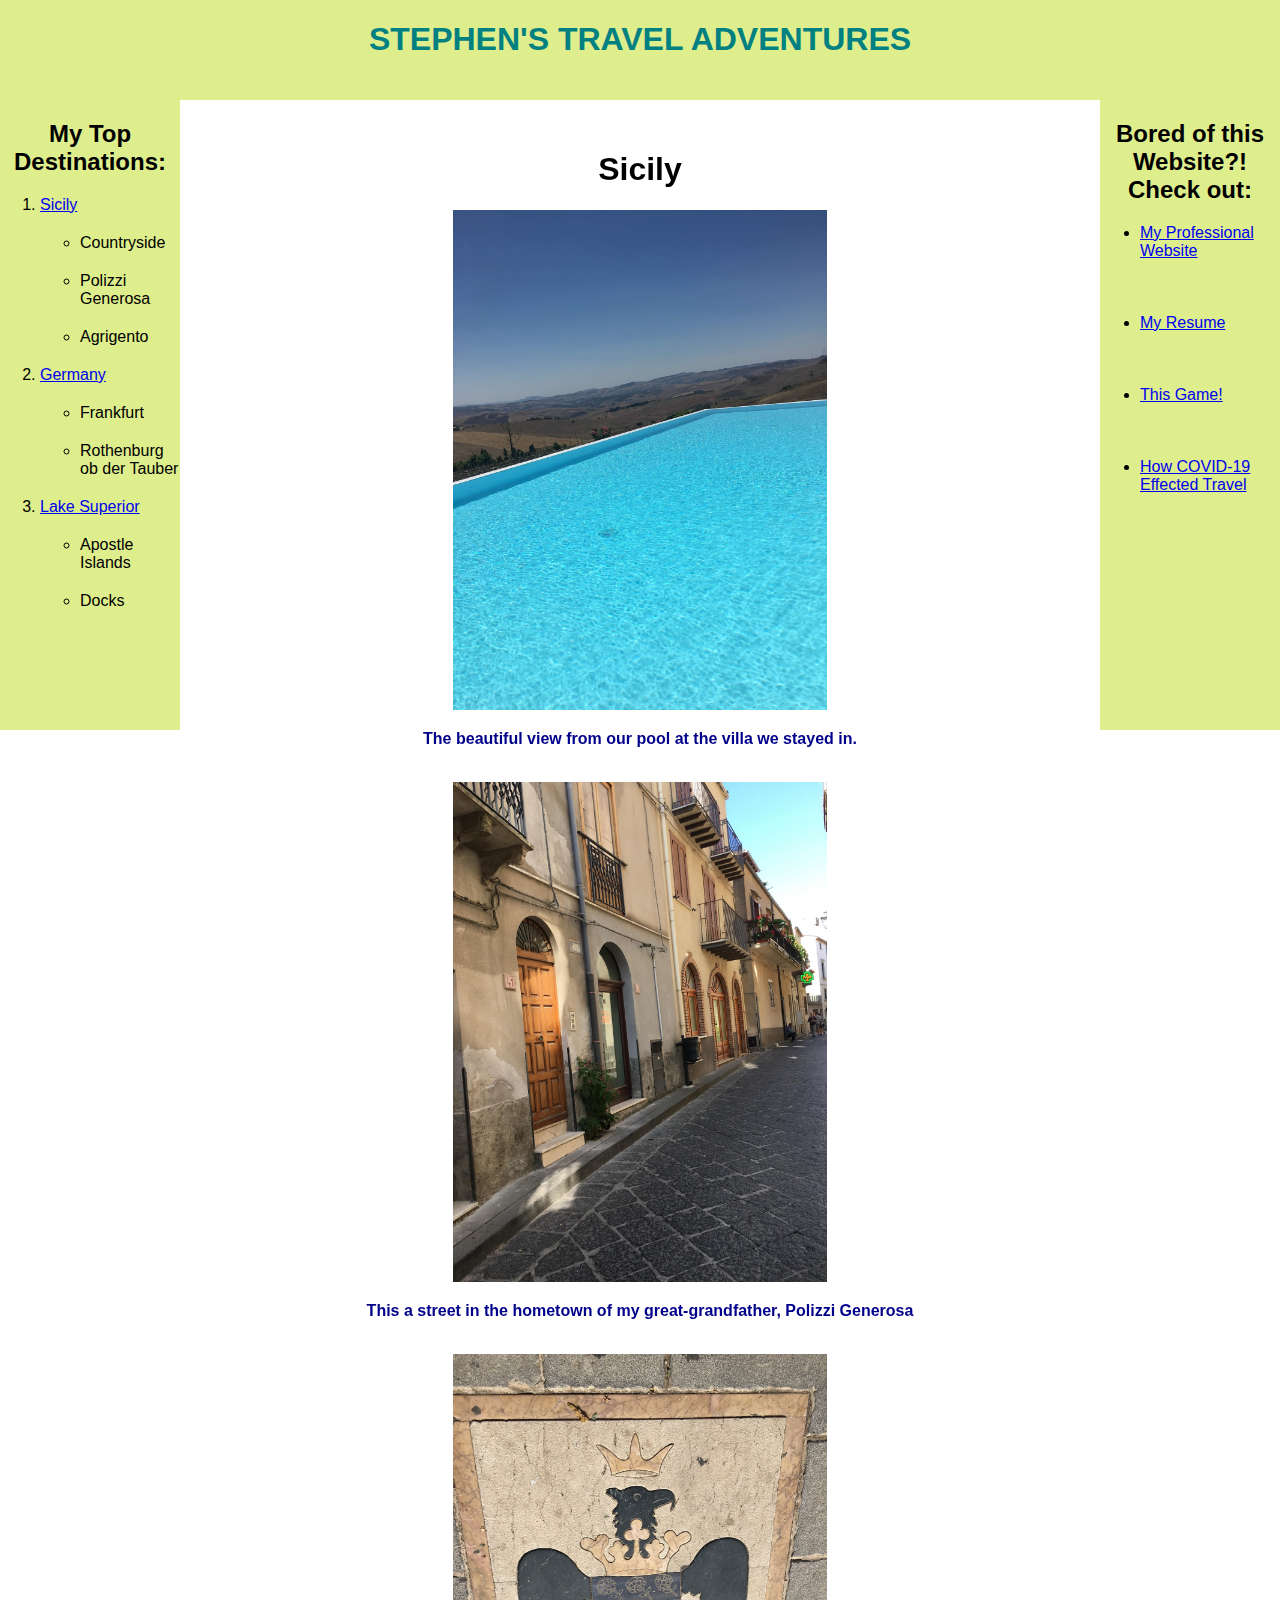
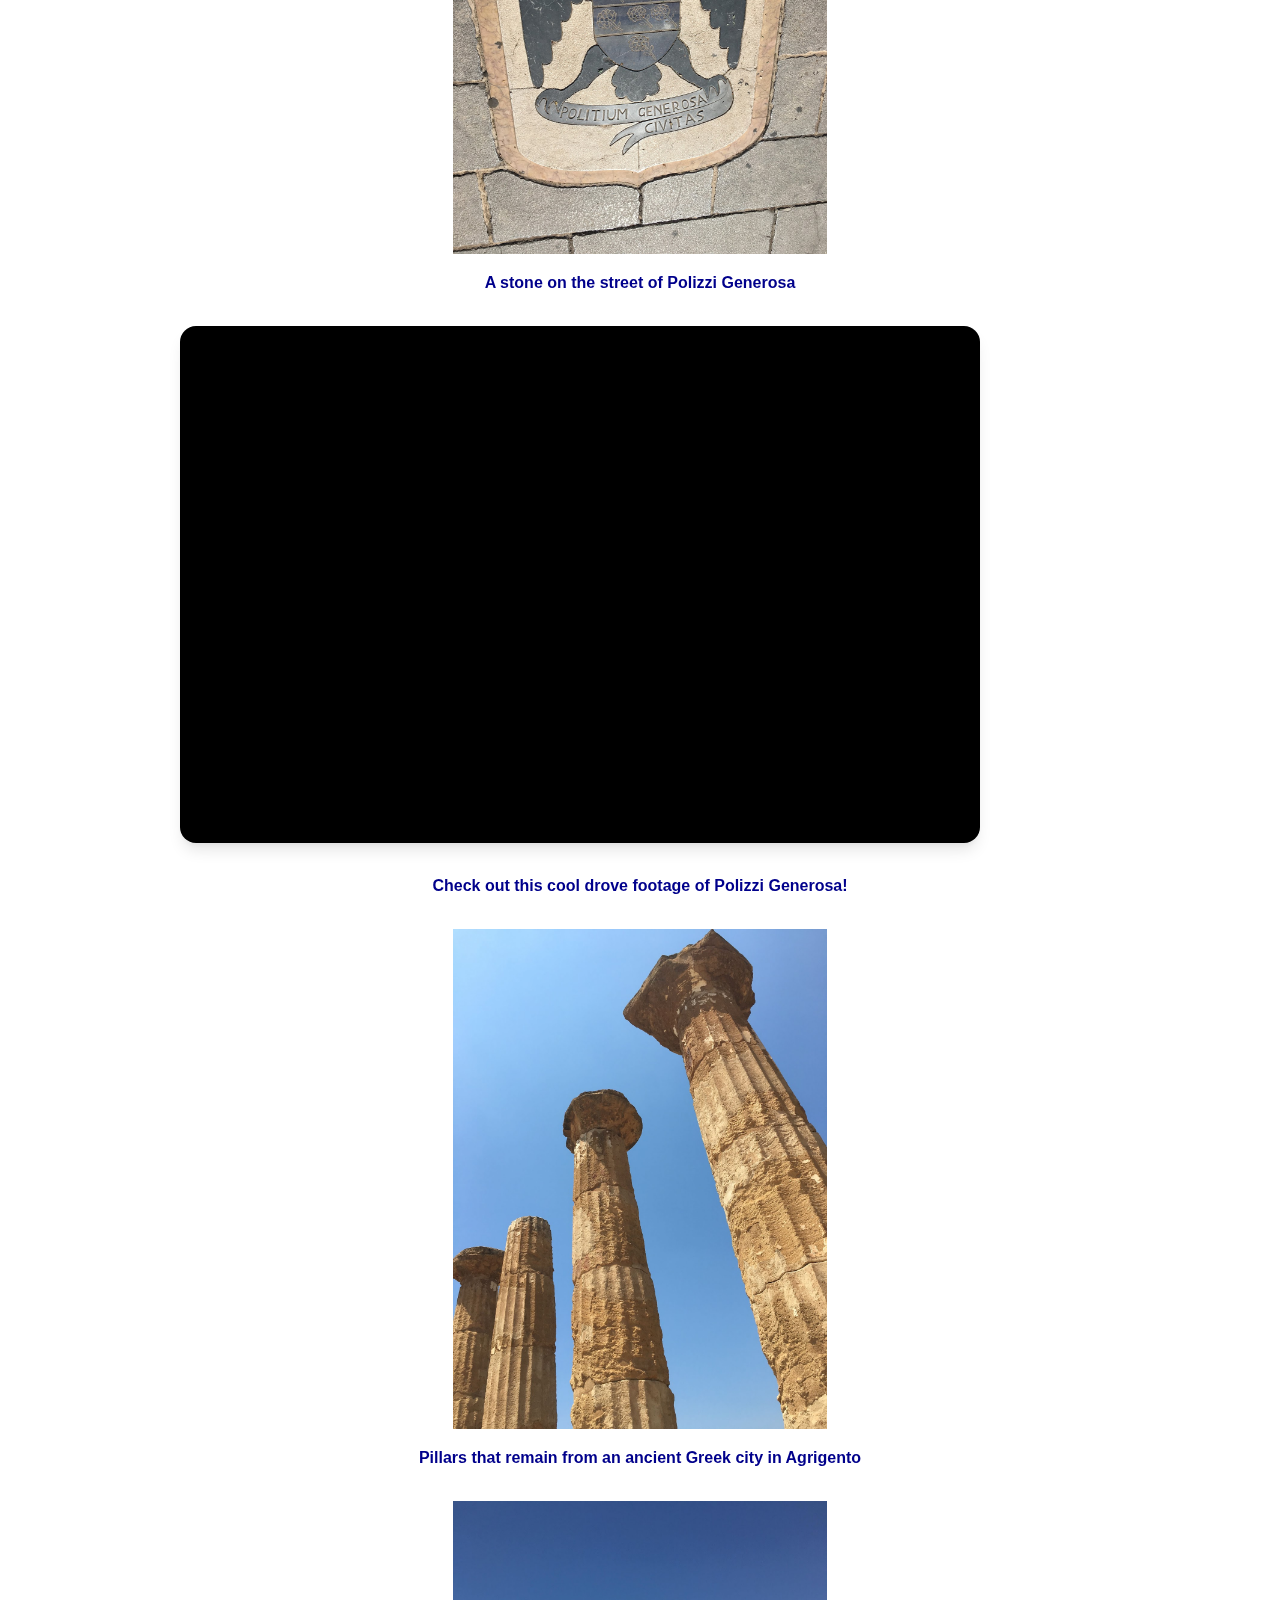
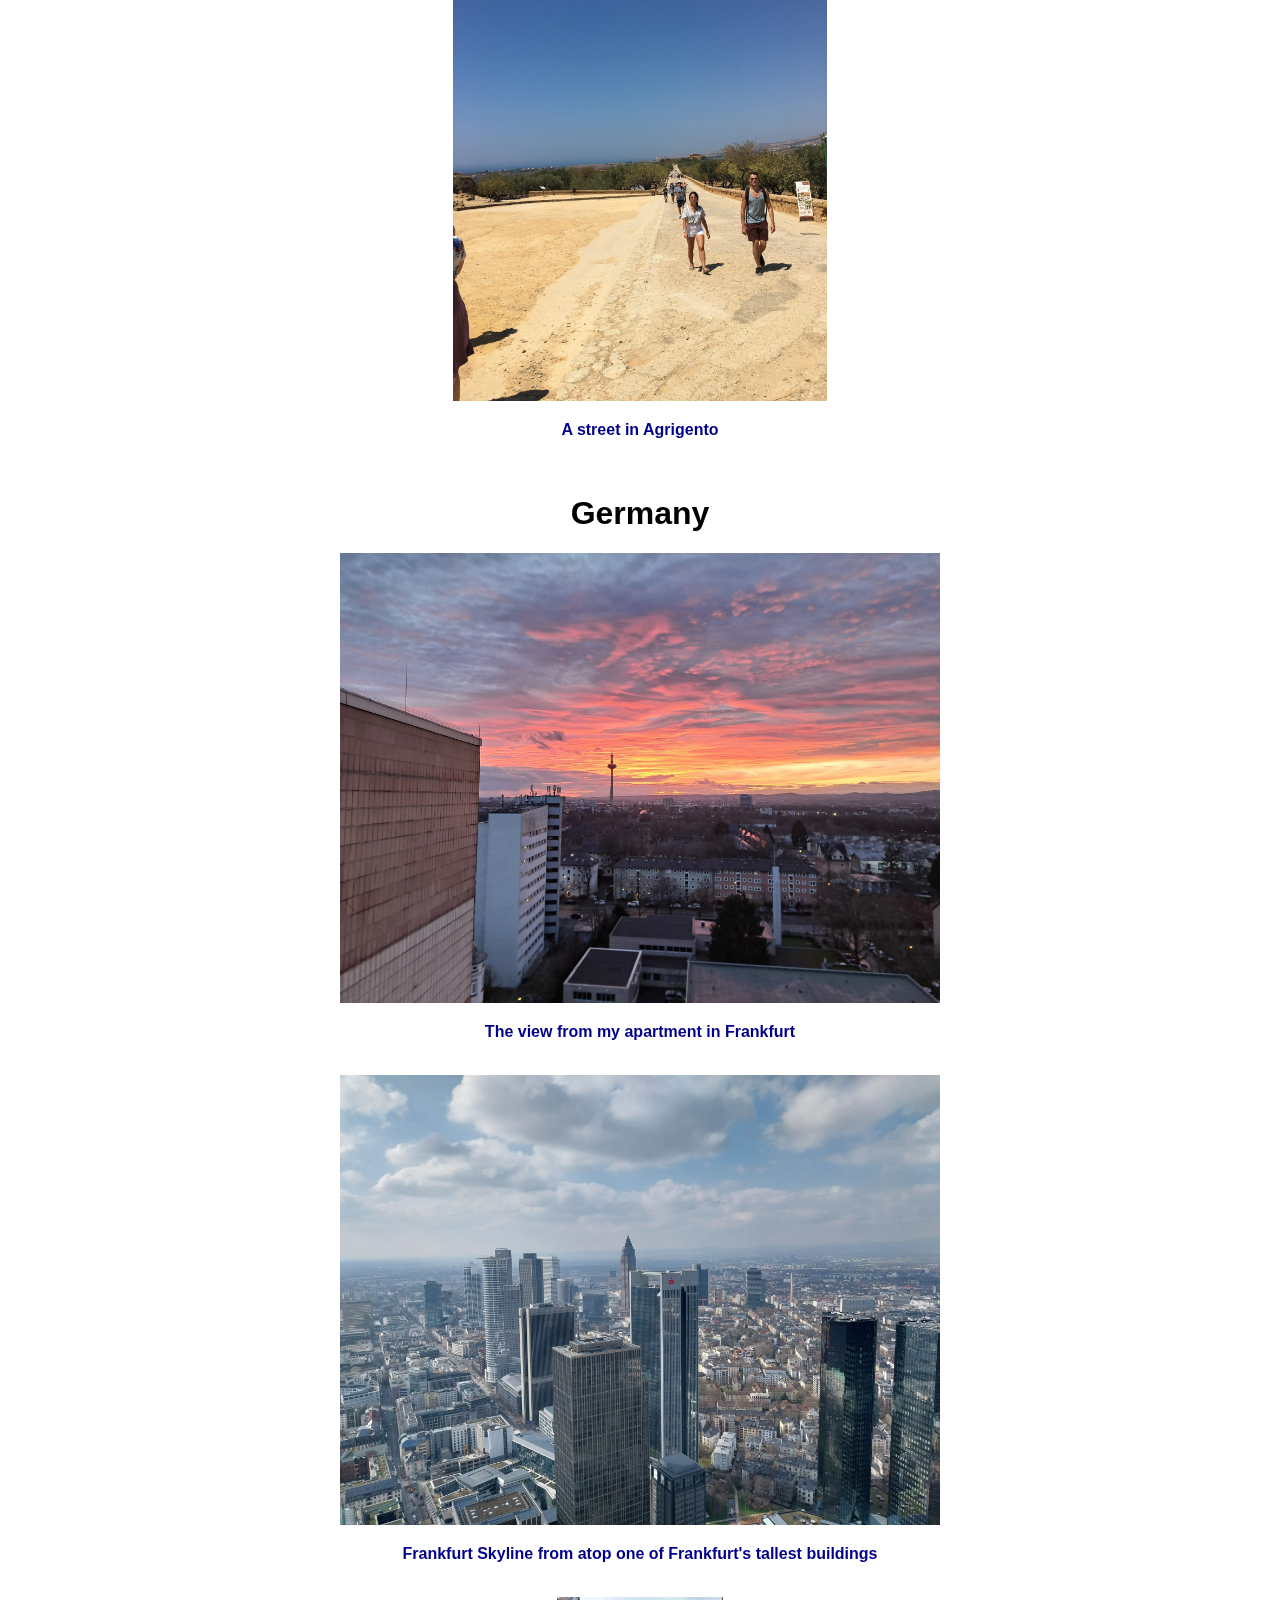
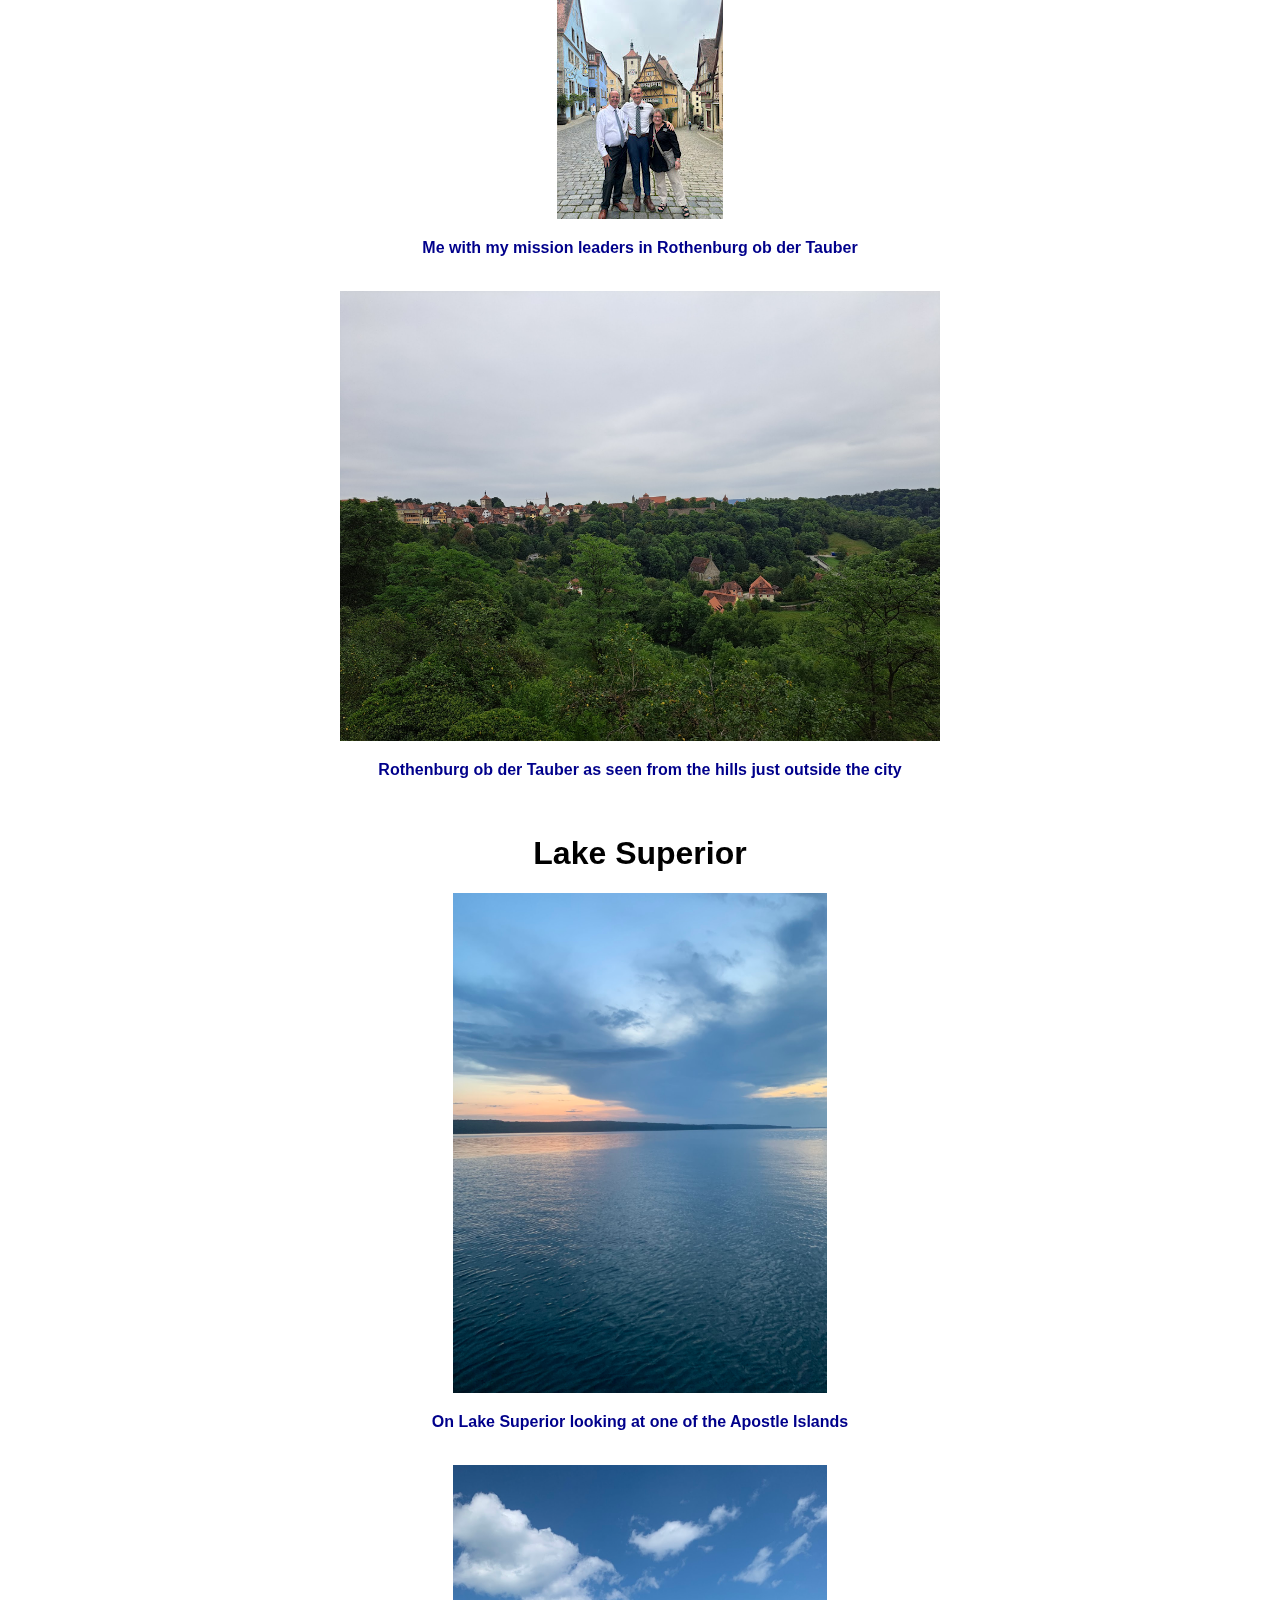
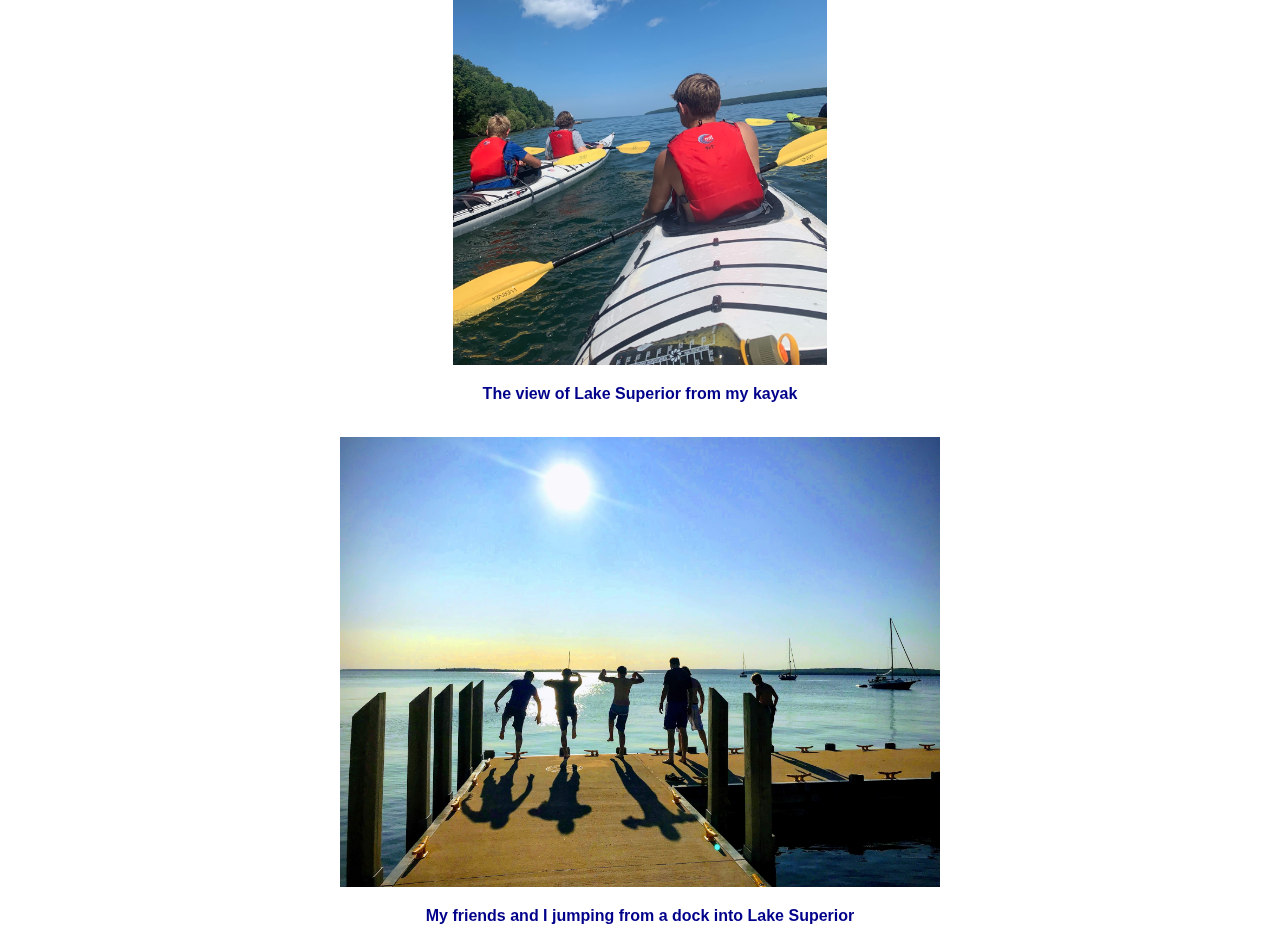
<file: scratch.html>
<!DOCTYPE html>
<html lang="en">

<head>
    <meta charset="UTF-8">
    <meta name="viewport" content="width=device-width, initial-scale=1.0">
    <title>Stephen Polizzotto Travel Experiences</title>
    <link rel="stylesheet" href="css/scratchstyles.css">
    <style>
        .video-container {
            position: relative;
            width: 100%;
            padding-bottom: 56.25%;
            max-width: 800px;
            height: 0;
            overflow: hidden;
            background-color: #000;
            border-radius: 1rem;
            /* Rounded corners for the container */
            box-shadow: 0 10px 15px -3px rgba(0, 0, 0, 0.1), 0 4px 6px -2px rgba(0, 0, 0, 0.05);
            align-items: center;
        }
        
        .video-container iframe {
            position: absolute;
            /* Position the iframe absolutely within the container */
            top: 0;
            left: 0;
            width: 100%;
            /* Make iframe fill the container */
            height: 100%;
            /* Make iframe fill the container */
            border: 0;
            /* Remove default iframe border */
            border-radius: 1rem;
            /* Apply rounded corners to the iframe itself */
        }
    </style>
</head>

<body>
    <div class="header">
        <h1 class="maintitle">STEPHEN'S TRAVEL ADVENTURES</h1>
        <br>
    </div>

    <div class="left">
        <h2 style="text-align: center; font-family: 'Segoe UI', Tahoma, Geneva, Verdana, sans-serif;">My Top Destinations:</h2>
        <ol class="sidebars">
            <li class="spacing"><a href="#sicily">Sicily</a></li>
            <ul>
                <li class="spacing">Countryside</li>
                <li class="spacing">Polizzi Generosa</li>
                <li class="spacing">Agrigento</li>
            </ul>
            <li class="spacing"><a href="#germany">Germany</a></li>
            <ul>
                <li class="spacing">Frankfurt</li>
                <li class="spacing">Rothenburg ob der Tauber</li>
            </ul>
            <li class="spacing"><a href="#lakesuperior">Lake Superior</a></li>
            <ul>
                <li class="spacing">Apostle Islands</li>
                <li class="spacing">Docks</li>
            </ul>
        </ol>
    </div>

    <div class="body">
        <section id="sicily">
            <h1>Sicily</h1>
            <img src="assets/SicilyCountryside.JPG" alt="Scenic Countryside of Sciliy">
            <br>
            <h3>The beautiful view from our pool at the villa we stayed in.</h3>
            <br>
            <img src="assets/SicilyPolizziStreet.JPG" alt="Street in Polizzie Generosa">
            <br>
            <h3>This a street in the hometown of my great-grandfather, Polizzi Generosa</h3>
            <br>
            <img src="assets/SicilyPolizziSeal.JPG" alt="Seal of Polizzi">
            <br>
            <h3>A stone on the street of Polizzi Generosa</h3>
            <br>
            <div class="video-container">
                <iframe src="https://www.youtube.com/embed/XzqDMm4J4qw" title="YouTube video player" frameborder="0" allow="accelerometer; autoplay; clipboard-write; encrypted-media; gyroscope; picture-in-picture; web-share" allowfullscreen></iframe>
            </div>
            <br>
            <h3>Check out this cool drove footage of Polizzi Generosa!</h3>
            <br>
            <img src="assets/AgrigentoPillars.JPG" alt="Pillars of Agrigento">
            <br>
            <h3>Pillars that remain from an ancient Greek city in Agrigento</h3>
            <br>
            <img src="assets/AgrigentoStreet.JPG" alt="Agrigento Street">
            <br>
            <h3>A street in Agrigento</h3>
            <br>
        </section>
        <section id="germany">
            <h1>Germany</h1>
            <img src="assets/GermanyView.jpg" alt="View from German Apartment">
            <br>
            <h3>The view from my apartment in Frankfurt</h3>
            <br>
            <img src="assets/FrankfurtSkyline.jpg" alt="Frankfurt Skyline">
            <br>
            <h3>Frankfurt Skyline from atop one of Frankfurt's tallest buildings</h3>
            <br>
            <img src="assets/RotheburgCroppers.jpg" alt="Rothenburg Street">
            <br>
            <h3>Me with my mission leaders in Rothenburg ob der Tauber</h3>
            <br>
            <img src="assets/RothenburginDistance.jpg" alt="Rothenburg in the distance">
            <br>
            <h3>Rothenburg ob der Tauber as seen from the hills just outside the city</h3>
            <br>
        </section>
        <section id="lakesuperior">
            <h1>Lake Superior</h1>
            <img src="assets/ApostleIsland.jpg" alt="Looking at apostle island">
            <br>
            <h3>On Lake Superior looking at one of the Apostle Islands</h3>
            <br>
            <img src="assets/ViewFromKayak.jpg" alt="View from my kayak">
            <br>
            <h3>The view of Lake Superior from my kayak</h3>
            <br>
            <img src="assets/Viewfromdock.JPG" alt="Jumping off the dock">
            <br>
            <h3>My friends and I jumping from a dock into Lake Superior</h3>
        </section>
    </div>

    <div class="right">
        <h2 style="text-align: center; font-family: 'Segoe UI', Tahoma, Geneva, Verdana, sans-serif;">Bored of this Website?! Check out:</h2>
        <ul class="sidebars">
            <li><a href="index.html">My Professional Website</a></li>
            <br>
            <br>
            <br>
            <li><a href="resume.html">My Resume</a></li>
            <br>
            <br>
            <br>
            <li><a href="projects.html">This Game!</a></li>
            <br>
            <br>
            <br>
            <li><a href="travel.html">How COVID-19 Effected Travel</a></li>
        </ul>
    </div>
</body>

</html>
</file>
<file: css/mystyles.css>
.teal-header {
    color: teal;
    font-size: larger;
}

h1 {
    color: darkslategray;
    font-family: 'Segoe UI', Tahoma, Geneva, Verdana, sans-serif;
}

.backgroundteal {
    background-color: teal;
}

.tealtext {
    color: teal
}
</file>
<file: css/scratchstyles.css>
backgroud div {
    padding: 5px;
    border: 5px;
    margin: n 10px;
}

.body {
    top: 130px;
    bottom: 170px;
    right: 180px;
    left: 180px;
    position: absolute;
    z-index: 0;
    text-align: center;
}

.header {
    top: 0px;
    left: 0px;
    right: 0px;
    height: 100px;
    position: absolute;
    background-color: rgb(222, 238, 140);
}

.footer {
    bottom: 0px;
    left: 0px;
    right: 0px;
    height: 150px;
    position: fixed;
}

.left {
    top: 100px;
    left: 0px;
    bottom: 170px;
    width: 180px;
    position: fixed;
    background-color: rgb(222, 238, 140);
}

.right {
    top: 100px;
    right: 0px;
    bottom: 170px;
    width: 180px;
    position: fixed;
    background-color: rgb(222, 238, 140);
}

.maintitle {
    font-family: 'Segoe UI', Tahoma, Geneva, Verdana, sans-serif;
    font-style: bold;
    color: teal;
}

.sidebars {
    font-family: 'Segoe UI', Tahoma, Geneva, Verdana, sans-serif;
    color: black;
}

.spacing {
    margin-bottom: 20px;
}

h1 {
    text-align: center;
    font-family: 'Segoe UI', Tahoma, Geneva, Verdana, sans-serif;
}

img {
    max-width: 600px;
    max-height: 500px
}

h3 {
    font-family: 'Segoe UI', Tahoma, Geneva, Verdana, sans-serif;
    color: darkblue;
    font-size: medium;
}
</file>
